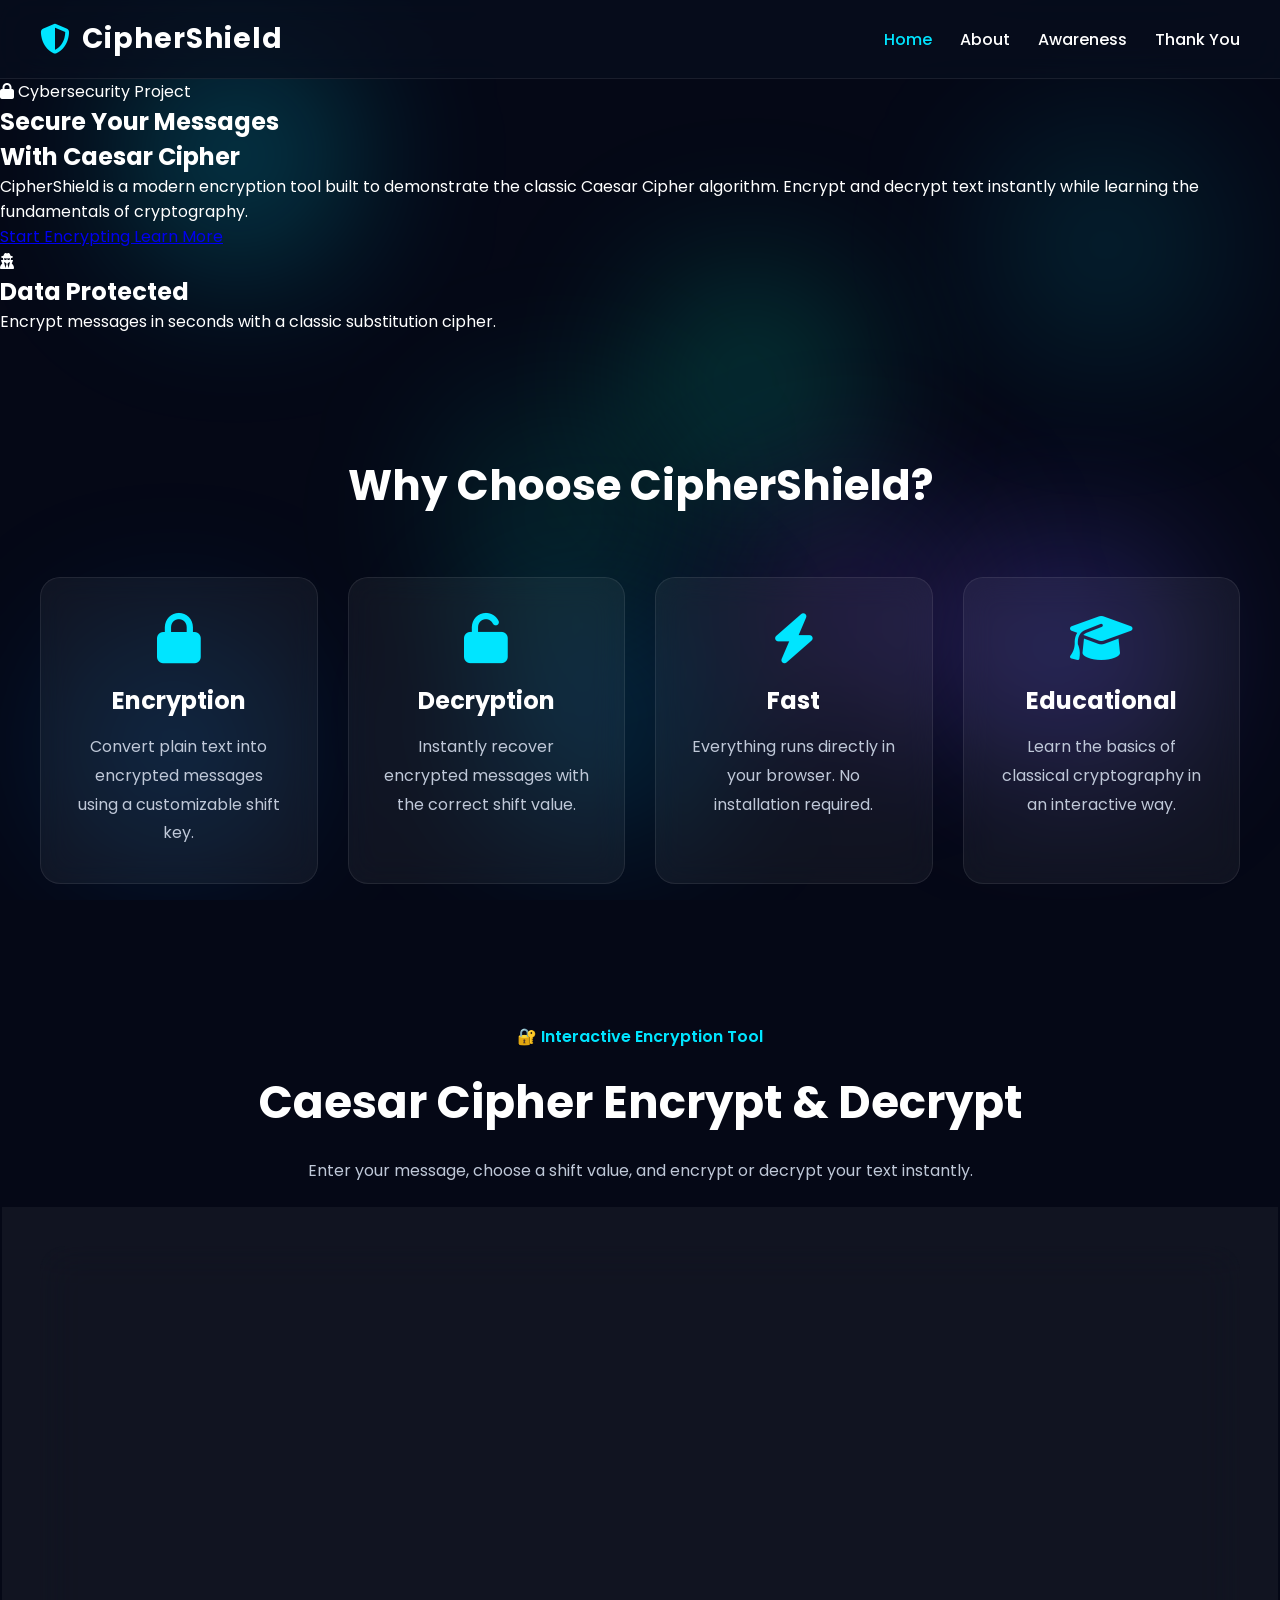
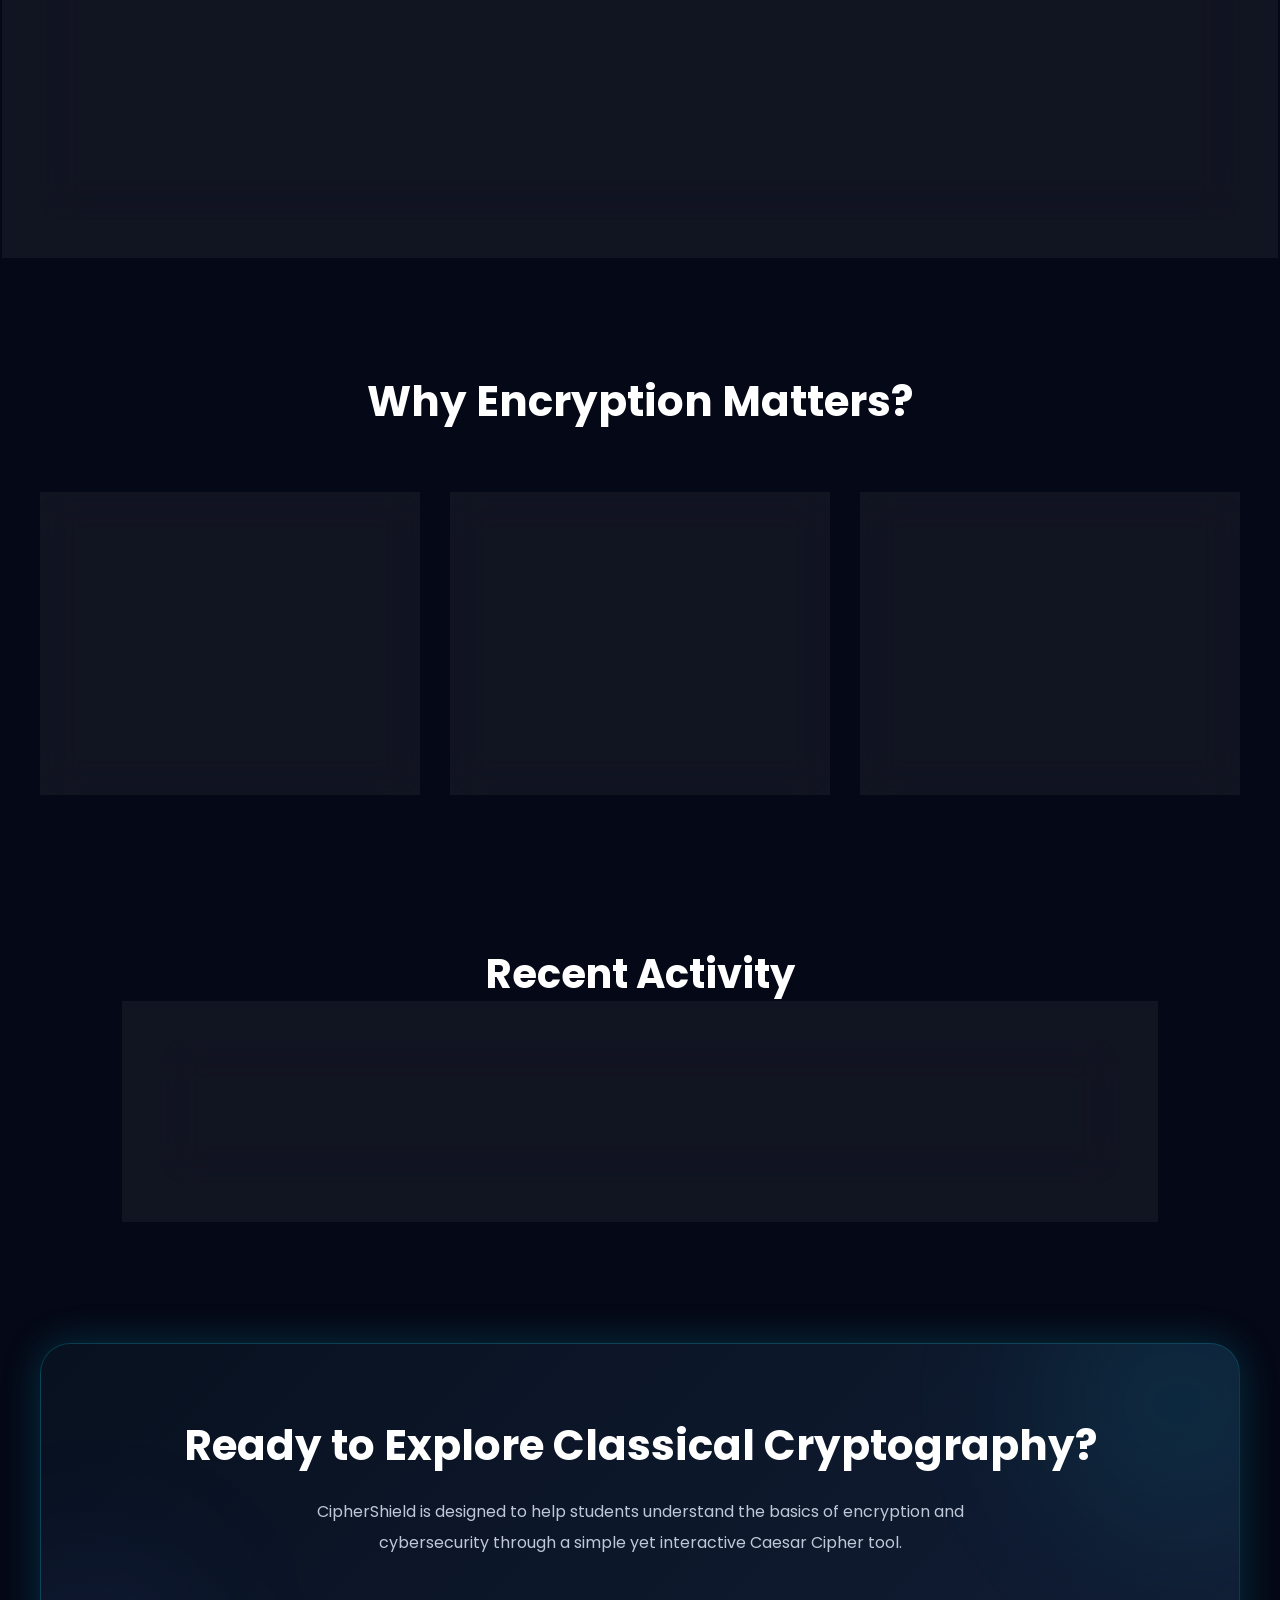
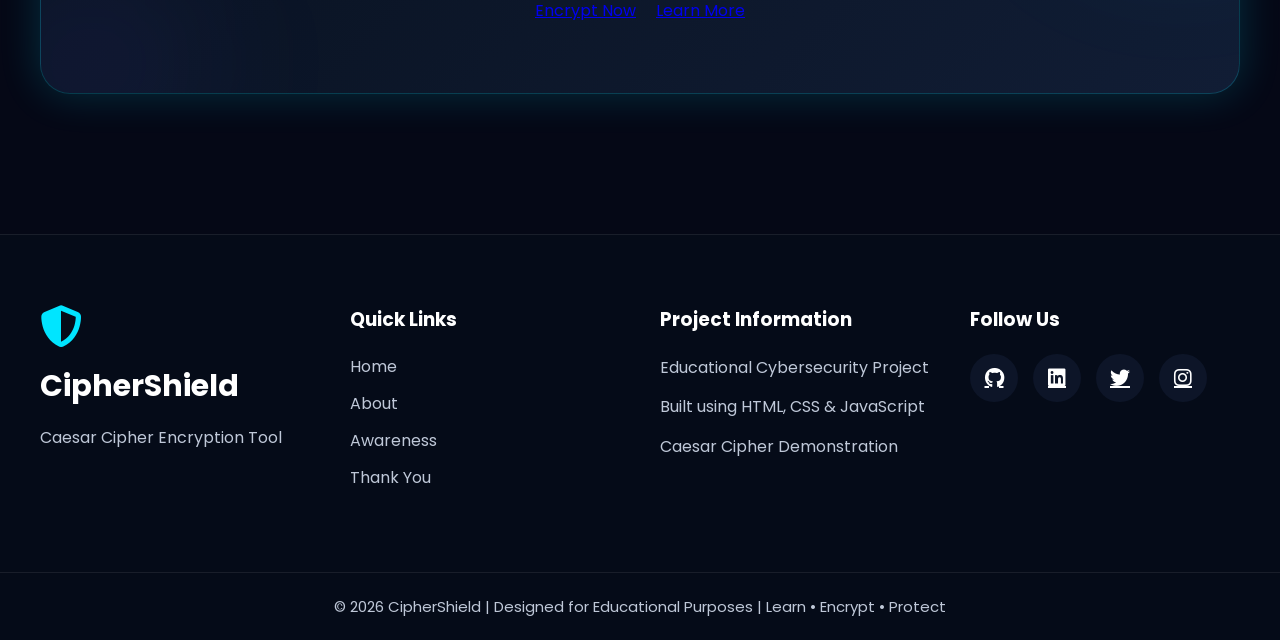
<file: index.html>
<!DOCTYPE html>
<html lang="en">

<head>

    <meta charset="UTF-8">
    <meta name="viewport" content="width=device-width, initial-scale=1.0">

    <title>CipherShield | Caesar Cipher Encryption Tool</title>

    <link rel="stylesheet" href="style.css">

    <link rel="preconnect" href="https://fonts.googleapis.com">

    <link rel="preconnect" href="https://fonts.gstatic.com" crossorigin>

    <link href="https://fonts.googleapis.com/css2?family=Poppins:wght@300;400;500;600;700;800&display=swap"
        rel="stylesheet">

    <link rel="stylesheet"
        href="https://cdnjs.cloudflare.com/ajax/libs/font-awesome/6.5.2/css/all.min.css">

</head>

<body>

    <!-- Animated Background -->

    <div class="background">
        <span></span>
        <span></span>
        <span></span>
        <span></span>
        <span></span>
        <span></span>
        <span></span>
        <span></span>
    </div>

    <!-- Navbar -->

    <header>

        <nav class="navbar">

            <div class="logo">

                <i class="fa-solid fa-shield-halved"></i>

                <h2>CipherShield</h2>

            </div>

            <ul>

                <li><a href="home.html" class="active">Home</a></li>

                <li><a href="about.html">About</a></li>

                <li><a href="tips.html">Awareness</a></li>

                <li><a href="thanks.html">Thank You</a></li>

            </ul>

        </nav>

    </header>

    <!-- Hero Section -->

    <section class="hero">

        <div class="hero-text">

            <span class="badge">

                <i class="fa-solid fa-lock"></i>

                Cybersecurity Project

            </span>

            <h1>

                Secure Your Messages

                <br>

                With

                <span>Caesar Cipher</span>

            </h1>

            <p>

                CipherShield is a modern encryption tool built to demonstrate
                the classic Caesar Cipher algorithm. Encrypt and decrypt text
                instantly while learning the fundamentals of cryptography.

            </p>

            <div class="hero-buttons">

                <a href="#tool" class="btn1">

                    Start Encrypting

                </a>

                <a href="about.html" class="btn2">

                    Learn More

                </a>

            </div>

        </div>

        <div class="hero-image">

            <div class="glass-card">

                <i class="fa-solid fa-user-secret"></i>

                <h2>Data Protected</h2>

                <p>

                    Encrypt messages in seconds with a classic
                    substitution cipher.

                </p>

            </div>

        </div>

    </section>

    <!-- Features -->

    <section class="features">

        <h2>

            Why Choose CipherShield?

        </h2>

        <div class="feature-container">

            <div class="feature-box">

                <i class="fa-solid fa-lock"></i>

                <h3>Encryption</h3>

                <p>

                    Convert plain text into encrypted messages
                    using a customizable shift key.

                </p>

            </div>

            <div class="feature-box">

                <i class="fa-solid fa-unlock"></i>

                <h3>Decryption</h3>

                <p>

                    Instantly recover encrypted messages
                    with the correct shift value.

                </p>

            </div>

            <div class="feature-box">

                <i class="fa-solid fa-bolt"></i>

                <h3>Fast</h3>

                <p>

                    Everything runs directly in your browser.
                    No installation required.

                </p>

            </div>

            <div class="feature-box">

                <i class="fa-solid fa-graduation-cap"></i>

                <h3>Educational</h3>

                <p>

                    Learn the basics of classical cryptography
                    in an interactive way.

                </p>

            </div>

        </div>

    </section>
        <!-- ========================= -->
    <!-- Caesar Cipher Tool -->
    <!-- ========================= -->

    <section class="tool-section" id="tool">

        <div class="tool-title">

            <span>🔐 Interactive Encryption Tool</span>

            <h2>Caesar Cipher Encrypt & Decrypt</h2>

            <p>
                Enter your message, choose a shift value, and encrypt or decrypt
                your text instantly.
            </p>

        </div>

        <div class="tool-card">

            <!-- Left Side -->

            <div class="left-panel">

                <label>Enter Your Message</label>

                <textarea
                    id="inputText"
                    placeholder="Type your secret message here..."
                ></textarea>

                <div class="counter">

                    <span id="charCount">0 Characters</span>

                </div>

                <label>Shift Value</label>

                <input
                    type="range"
                    min="1"
                    max="25"
                    value="3"
                    id="shiftRange"
                >

                <div class="shift-value">

                    Shift :
                    <span id="shiftValue">3</span>

                </div>

                <div class="button-group">

                    <button id="encryptBtn">

                        <i class="fa-solid fa-lock"></i>

                        Encrypt

                    </button>

                    <button id="decryptBtn">

                        <i class="fa-solid fa-unlock"></i>

                        Decrypt

                    </button>

                </div>

            </div>

            <!-- Right Side -->

            <div class="right-panel">

                <h3>

                    <i class="fa-solid fa-file-lines"></i>

                    Output

                </h3>

                <textarea
                    id="outputText"
                    readonly
                    placeholder="Your encrypted message will appear here..."
                ></textarea>

                <div class="button-group">

                    <button id="copyBtn">

                        <i class="fa-solid fa-copy"></i>

                        Copy

                    </button>

                    <button id="clearBtn">

                        <i class="fa-solid fa-trash"></i>

                        Clear

                    </button>

                </div>

                <div class="status-box">

                    <div class="status-item">

                        <h4>Status</h4>

                        <p id="status">

                            Waiting...

                        </p>

                    </div>

                    <div class="status-item">

                        <h4>Algorithm</h4>

                        <p>

                            Caesar Cipher

                        </p>

                    </div>

                </div>

            </div>

        </div>

    </section>

    <!-- ========================= -->
    <!-- Information Cards -->
    <!-- ========================= -->

    <section class="info-section">

        <h2>Why Encryption Matters?</h2>

        <div class="info-container">

            <div class="info-card">

                <i class="fa-solid fa-user-shield"></i>

                <h3>Privacy</h3>

                <p>

                    Encryption helps keep personal messages
                    private from unauthorized users.

                </p>

            </div>

            <div class="info-card">

                <i class="fa-solid fa-network-wired"></i>

                <h3>Secure Communication</h3>

                <p>

                    Many modern applications use encryption
                    to protect online communication.

                </p>

            </div>

            <div class="info-card">

                <i class="fa-solid fa-database"></i>

                <h3>Data Protection</h3>

                <p>

                    Sensitive information becomes unreadable
                    without the correct key.

                </p>

            </div>

        </div>

    </section>

    <!-- ========================= -->
    <!-- Recent Activity -->
    <!-- ========================= -->

    <section class="history-section">

        <h2>

            Recent Activity

        </h2>

        <div class="history-card">

            <ul id="historyList">

                <li>

                    No activity yet.

                </li>

            </ul>

        </div>

    </section>
        <!-- ========================= -->
    <!-- Call To Action -->
    <!-- ========================= -->

    <section class="cta">

        <div class="cta-box">

            <h2>Ready to Explore Classical Cryptography?</h2>

            <p>
                CipherShield is designed to help students understand the basics
                of encryption and cybersecurity through a simple yet interactive
                Caesar Cipher tool.
            </p>

            <div class="cta-buttons">

                <a href="#tool" class="btn1">

                    Encrypt Now

                </a>

                <a href="about.html" class="btn2">

                    Learn More

                </a>

            </div>

        </div>

    </section>

    <!-- ========================= -->
    <!-- Footer -->
    <!-- ========================= -->

    <footer>

        <div class="footer-container">

            <div class="footer-logo">

                <i class="fa-solid fa-shield-halved"></i>

                <h2>CipherShield</h2>

                <p>

                    Caesar Cipher Encryption Tool

                </p>

            </div>

            <div class="footer-links">

                <h3>Quick Links</h3>

                <a href="index.html">Home</a>

                <a href="about.html">About</a>

                <a href="tips.html">Awareness</a>

                <a href="thanks.html">Thank You</a>

            </div>

            <div class="footer-contact">

                <h3>Project Information</h3>

                <p>

                    Educational Cybersecurity Project

                </p>

                <p>

                    Built using HTML, CSS & JavaScript

                </p>

                <p>

                    Caesar Cipher Demonstration

                </p>

            </div>

            <div class="footer-social">

                <h3>Follow Us</h3>

                <div class="social-icons">

                    <a href="#"><i class="fab fa-github"></i></a>

                    <a href="#"><i class="fab fa-linkedin"></i></a>

                    <a href="#"><i class="fab fa-twitter"></i></a>

                    <a href="#"><i class="fab fa-instagram"></i></a>

                </div>

            </div>

        </div>

        <div class="footer-bottom">

            <p>

                © 2026 CipherShield |
                Designed for Educational Purposes |
                Learn • Encrypt • Protect

            </p>

        </div>

    </footer>

    <!-- JavaScript -->

    <script src="main.js"></script>

</body>

</html>
</file>
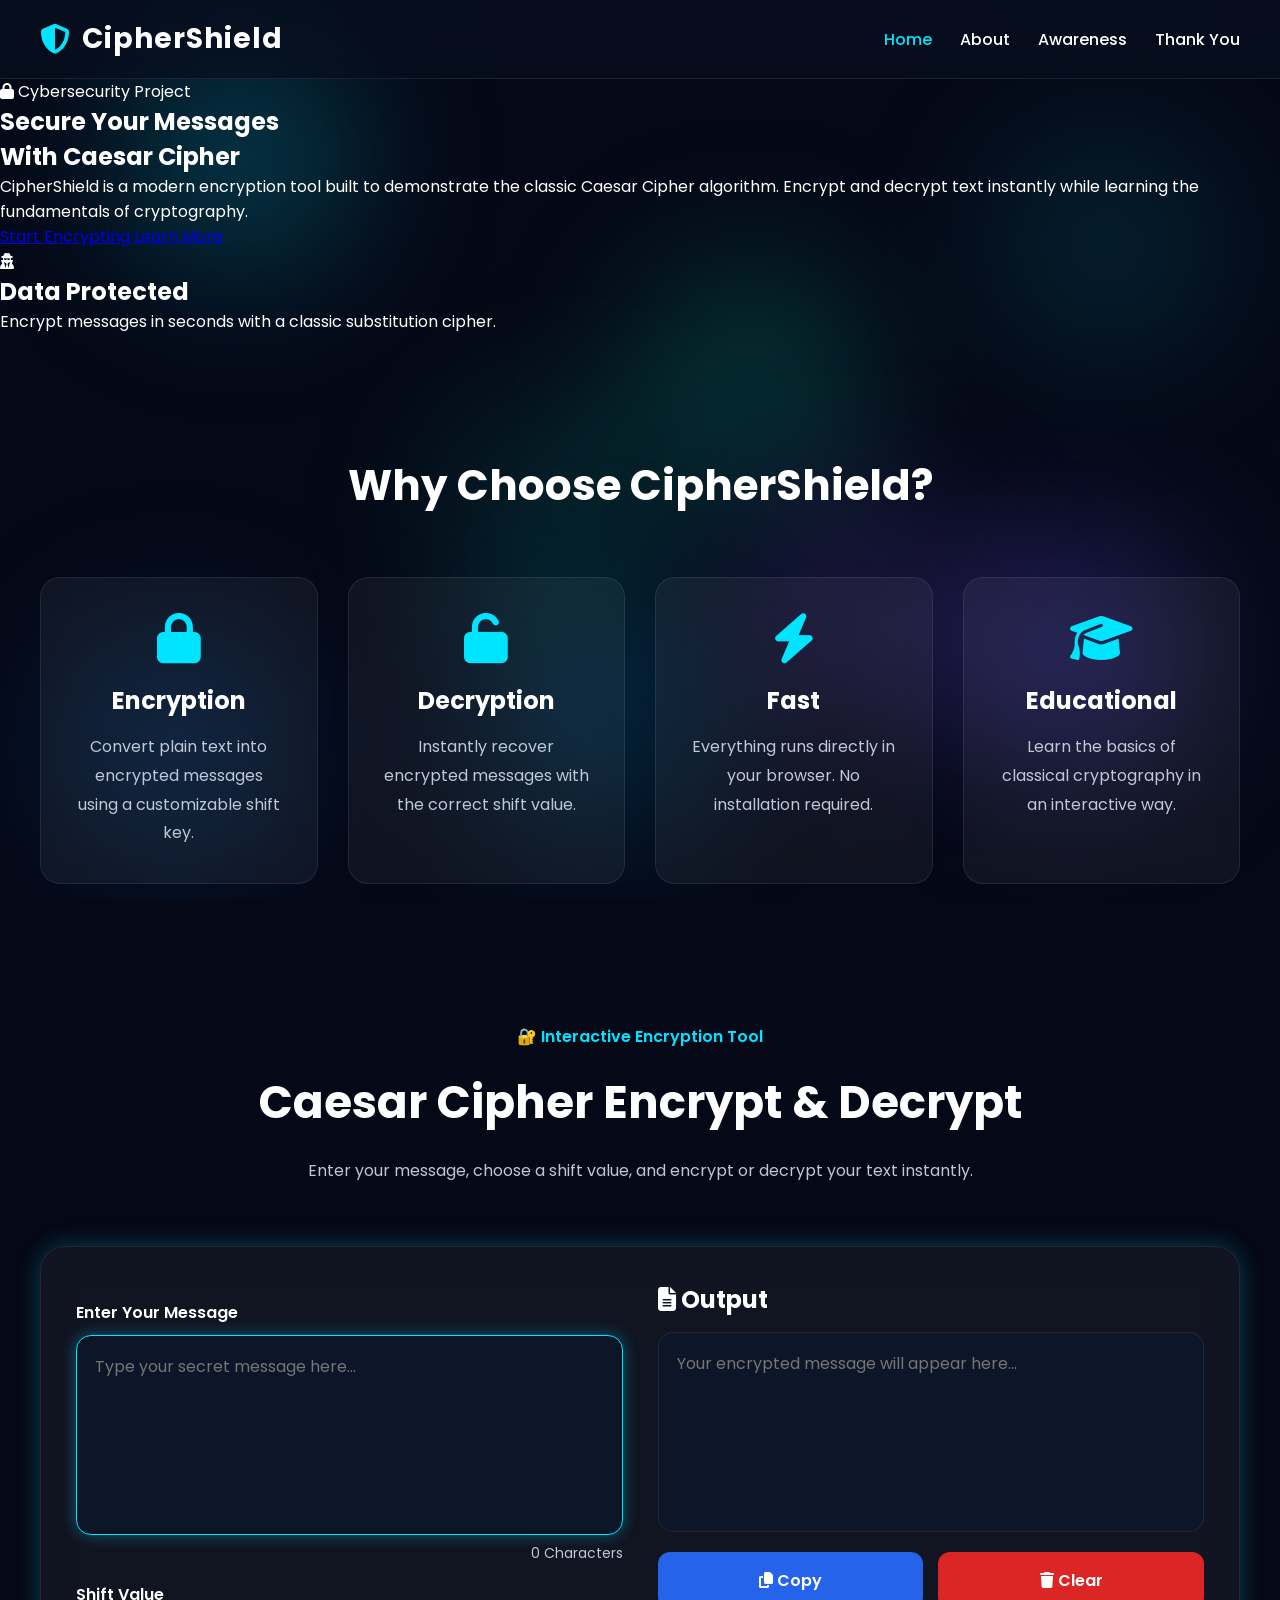
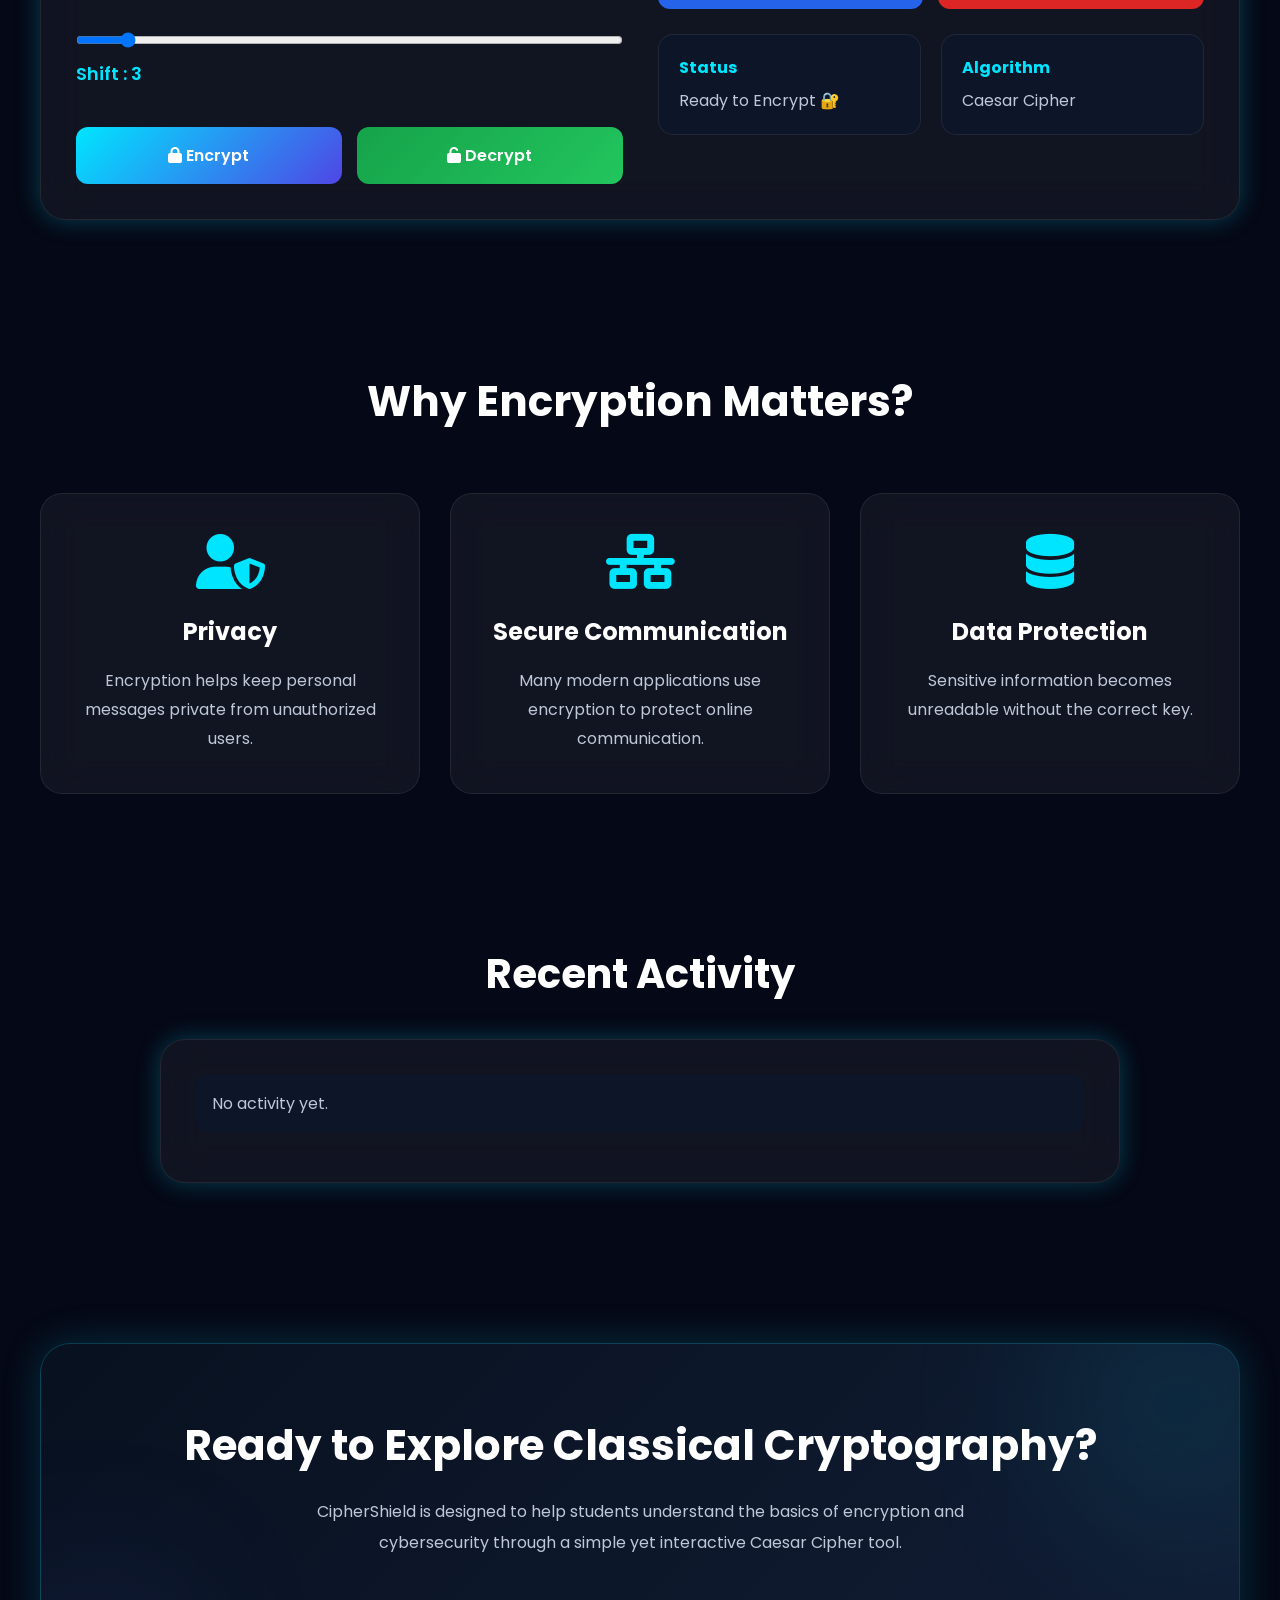
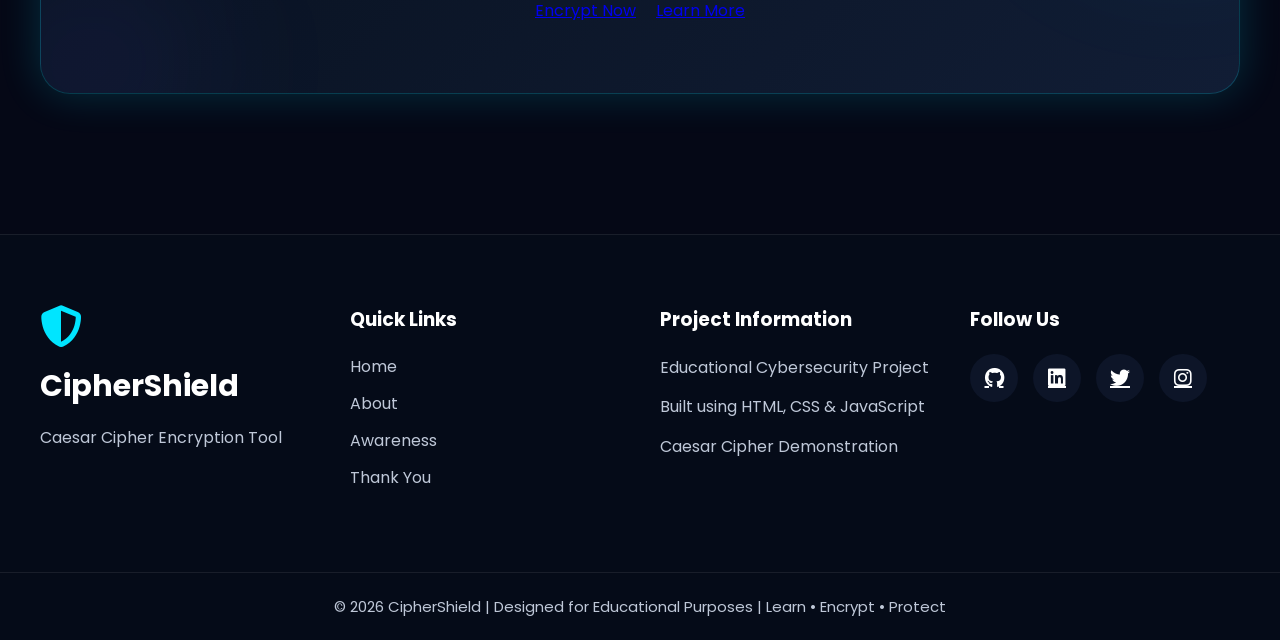
<file: about.html>
<!DOCTYPE html>
<html lang="en">

<head>

    <meta charset="UTF-8">
    <meta name="viewport" content="width=device-width, initial-scale=1.0">

    <title>CipherShield | Caesar Cipher Encryption Tool</title>

    <link rel="stylesheet" href="style.css">

    <link rel="preconnect" href="https://fonts.googleapis.com">

    <link rel="preconnect" href="https://fonts.gstatic.com" crossorigin>

    <link href="https://fonts.googleapis.com/css2?family=Poppins:wght@300;400;500;600;700;800&display=swap"
        rel="stylesheet">

    <link rel="stylesheet"
        href="https://cdnjs.cloudflare.com/ajax/libs/font-awesome/6.5.2/css/all.min.css">

</head>

<body>

    <!-- Animated Background -->

    <div class="background">
        <span></span>
        <span></span>
        <span></span>
        <span></span>
        <span></span>
        <span></span>
        <span></span>
        <span></span>
    </div>

    <!-- Navbar -->

    <header>

        <nav class="navbar">

            <div class="logo">

                <i class="fa-solid fa-shield-halved"></i>

                <h2>CipherShield</h2>

            </div>

            <ul>

                <li><a href="home.html" class="active">Home</a></li>

                <li><a href="about.html">About</a></li>

                <li><a href="tips.html">Awareness</a></li>

                <li><a href="thanks.html">Thank You</a></li>

            </ul>

        </nav>

    </header>

    <!-- Hero Section -->

    <section class="hero">

        <div class="hero-text">

            <span class="badge">

                <i class="fa-solid fa-lock"></i>

                Cybersecurity Project

            </span>

            <h1>

                Secure Your Messages

                <br>

                With

                <span>Caesar Cipher</span>

            </h1>

            <p>

                CipherShield is a modern encryption tool built to demonstrate
                the classic Caesar Cipher algorithm. Encrypt and decrypt text
                instantly while learning the fundamentals of cryptography.

            </p>

            <div class="hero-buttons">

                <a href="#tool" class="btn1">

                    Start Encrypting

                </a>

                <a href="about.html" class="btn2">

                    Learn More

                </a>

            </div>

        </div>

        <div class="hero-image">

            <div class="glass-card">

                <i class="fa-solid fa-user-secret"></i>

                <h2>Data Protected</h2>

                <p>

                    Encrypt messages in seconds with a classic
                    substitution cipher.

                </p>

            </div>

        </div>

    </section>

    <!-- Features -->

    <section class="features">

        <h2>

            Why Choose CipherShield?

        </h2>

        <div class="feature-container">

            <div class="feature-box">

                <i class="fa-solid fa-lock"></i>

                <h3>Encryption</h3>

                <p>

                    Convert plain text into encrypted messages
                    using a customizable shift key.

                </p>

            </div>

            <div class="feature-box">

                <i class="fa-solid fa-unlock"></i>

                <h3>Decryption</h3>

                <p>

                    Instantly recover encrypted messages
                    with the correct shift value.

                </p>

            </div>

            <div class="feature-box">

                <i class="fa-solid fa-bolt"></i>

                <h3>Fast</h3>

                <p>

                    Everything runs directly in your browser.
                    No installation required.

                </p>

            </div>

            <div class="feature-box">

                <i class="fa-solid fa-graduation-cap"></i>

                <h3>Educational</h3>

                <p>

                    Learn the basics of classical cryptography
                    in an interactive way.

                </p>

            </div>

        </div>

    </section>
        <!-- ========================= -->
    <!-- Caesar Cipher Tool -->
    <!-- ========================= -->

    <section class="tool-section" id="tool">

        <div class="tool-title">

            <span>🔐 Interactive Encryption Tool</span>

            <h2>Caesar Cipher Encrypt & Decrypt</h2>

            <p>
                Enter your message, choose a shift value, and encrypt or decrypt
                your text instantly.
            </p>

        </div>

        <div class="tool-card">

            <!-- Left Side -->

            <div class="left-panel">

                <label>Enter Your Message</label>

                <textarea
                    id="inputText"
                    placeholder="Type your secret message here..."
                ></textarea>

                <div class="counter">

                    <span id="charCount">0 Characters</span>

                </div>

                <label>Shift Value</label>

                <input
                    type="range"
                    min="1"
                    max="25"
                    value="3"
                    id="shiftRange"
                >

                <div class="shift-value">

                    Shift :
                    <span id="shiftValue">3</span>

                </div>

                <div class="button-group">

                    <button id="encryptBtn">

                        <i class="fa-solid fa-lock"></i>

                        Encrypt

                    </button>

                    <button id="decryptBtn">

                        <i class="fa-solid fa-unlock"></i>

                        Decrypt

                    </button>

                </div>

            </div>

            <!-- Right Side -->

            <div class="right-panel">

                <h3>

                    <i class="fa-solid fa-file-lines"></i>

                    Output

                </h3>

                <textarea
                    id="outputText"
                    readonly
                    placeholder="Your encrypted message will appear here..."
                ></textarea>

                <div class="button-group">

                    <button id="copyBtn">

                        <i class="fa-solid fa-copy"></i>

                        Copy

                    </button>

                    <button id="clearBtn">

                        <i class="fa-solid fa-trash"></i>

                        Clear

                    </button>

                </div>

                <div class="status-box">

                    <div class="status-item">

                        <h4>Status</h4>

                        <p id="status">

                            Waiting...

                        </p>

                    </div>

                    <div class="status-item">

                        <h4>Algorithm</h4>

                        <p>

                            Caesar Cipher

                        </p>

                    </div>

                </div>

            </div>

        </div>

    </section>

    <!-- ========================= -->
    <!-- Information Cards -->
    <!-- ========================= -->

    <section class="info-section">

        <h2>Why Encryption Matters?</h2>

        <div class="info-container">

            <div class="info-card">

                <i class="fa-solid fa-user-shield"></i>

                <h3>Privacy</h3>

                <p>

                    Encryption helps keep personal messages
                    private from unauthorized users.

                </p>

            </div>

            <div class="info-card">

                <i class="fa-solid fa-network-wired"></i>

                <h3>Secure Communication</h3>

                <p>

                    Many modern applications use encryption
                    to protect online communication.

                </p>

            </div>

            <div class="info-card">

                <i class="fa-solid fa-database"></i>

                <h3>Data Protection</h3>

                <p>

                    Sensitive information becomes unreadable
                    without the correct key.

                </p>

            </div>

        </div>

    </section>

    <!-- ========================= -->
    <!-- Recent Activity -->
    <!-- ========================= -->

    <section class="history-section">

        <h2>

            Recent Activity

        </h2>

        <div class="history-card">

            <ul id="historyList">

                <li>

                    No activity yet.

                </li>

            </ul>

        </div>

    </section>
        <!-- ========================= -->
    <!-- Call To Action -->
    <!-- ========================= -->

    <section class="cta">

        <div class="cta-box">

            <h2>Ready to Explore Classical Cryptography?</h2>

            <p>
                CipherShield is designed to help students understand the basics
                of encryption and cybersecurity through a simple yet interactive
                Caesar Cipher tool.
            </p>

            <div class="cta-buttons">

                <a href="#tool" class="btn1">

                    Encrypt Now

                </a>

                <a href="about.html" class="btn2">

                    Learn More

                </a>

            </div>

        </div>

    </section>

    <!-- ========================= -->
    <!-- Footer -->
    <!-- ========================= -->

    <footer>

        <div class="footer-container">

            <div class="footer-logo">

                <i class="fa-solid fa-shield-halved"></i>

                <h2>CipherShield</h2>

                <p>

                    Caesar Cipher Encryption Tool

                </p>

            </div>

            <div class="footer-links">

                <h3>Quick Links</h3>

                <a href="home.html">Home</a>

                <a href="about.html">About</a>

                <a href="tips.html">Awareness</a>

                <a href="thanks.html">Thank You</a>

            </div>

            <div class="footer-contact">

                <h3>Project Information</h3>

                <p>

                    Educational Cybersecurity Project

                </p>

                <p>

                    Built using HTML, CSS & JavaScript

                </p>

                <p>

                    Caesar Cipher Demonstration

                </p>

            </div>

            <div class="footer-social">

                <h3>Follow Us</h3>

                <div class="social-icons">

                    <a href="#"><i class="fab fa-github"></i></a>

                    <a href="#"><i class="fab fa-linkedin"></i></a>

                    <a href="#"><i class="fab fa-twitter"></i></a>

                    <a href="#"><i class="fab fa-instagram"></i></a>

                </div>

            </div>

        </div>

        <div class="footer-bottom">

            <p>

                © 2026 CipherShield |
                Designed for Educational Purposes |
                Learn • Encrypt • Protect

            </p>

        </div>

    </footer>

    <!-- JavaScript -->

    <script src="main.js"></script>

</body>

</html>
</file>
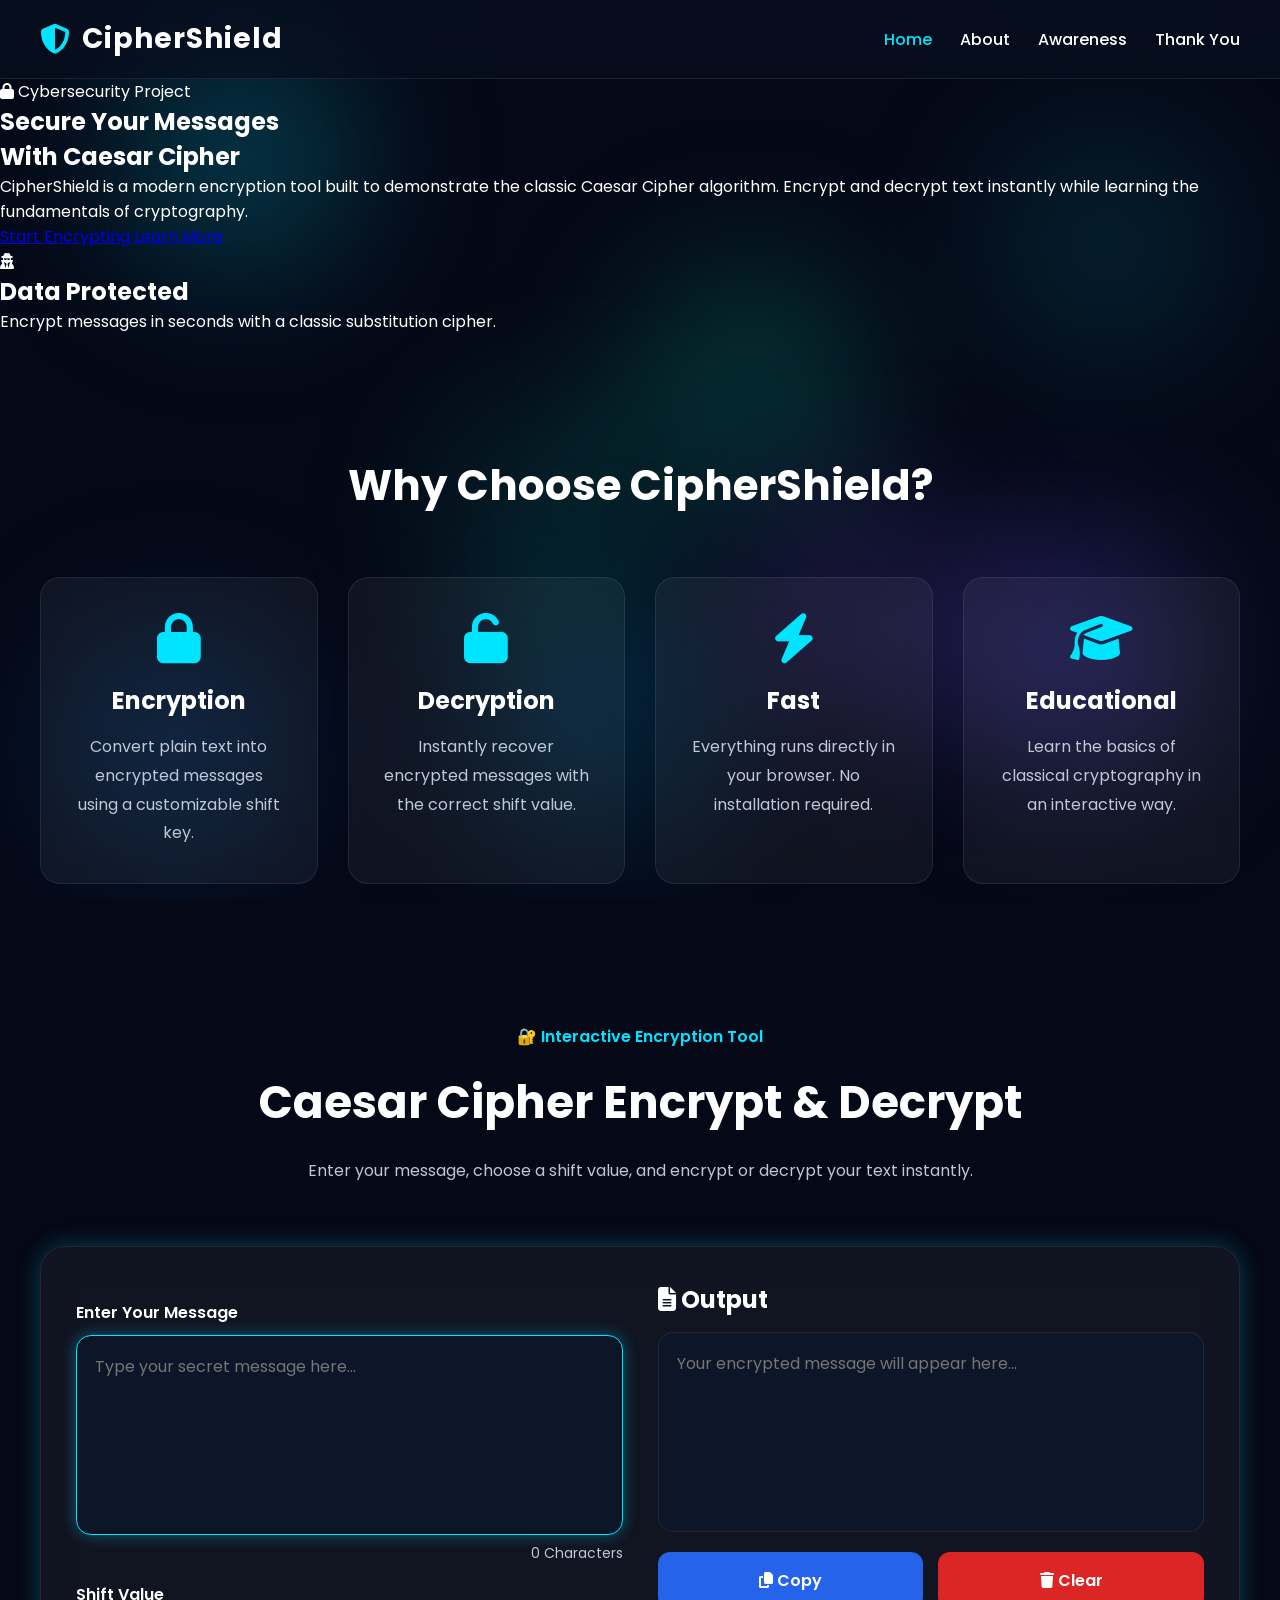
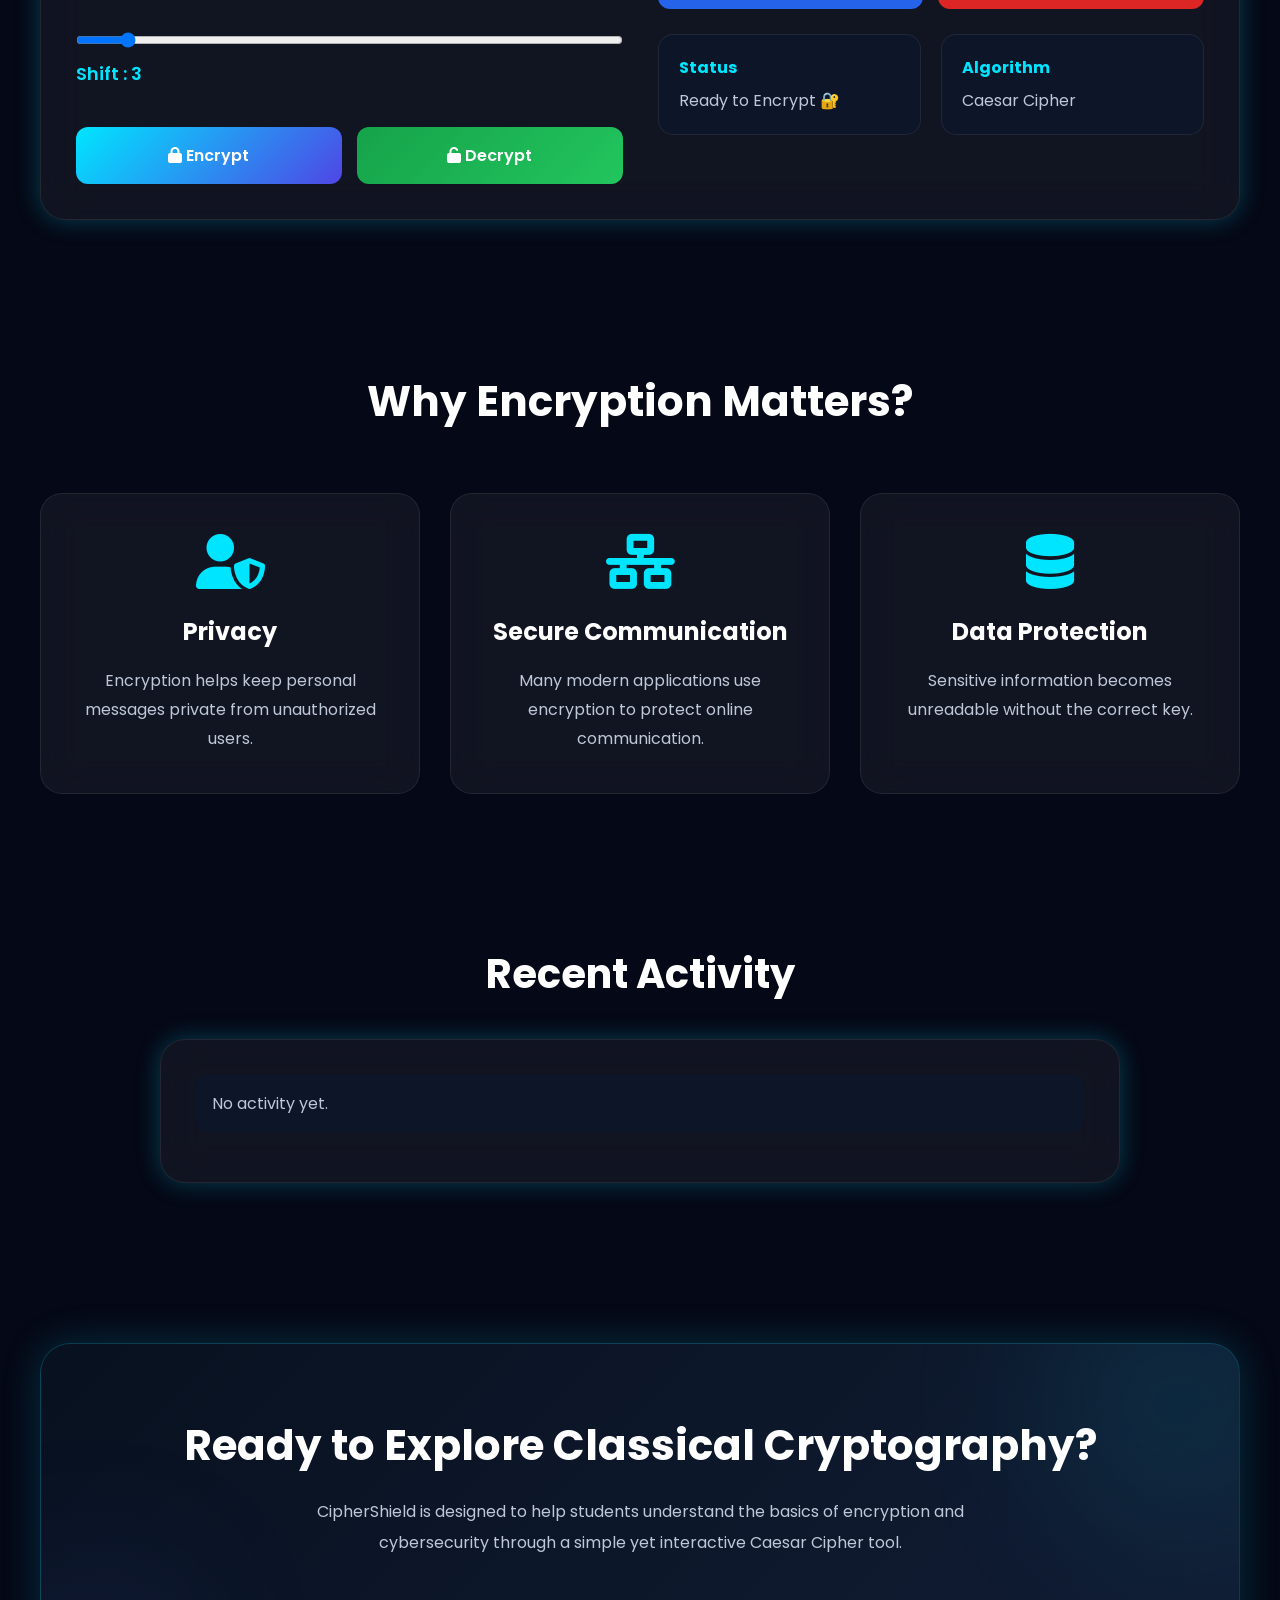
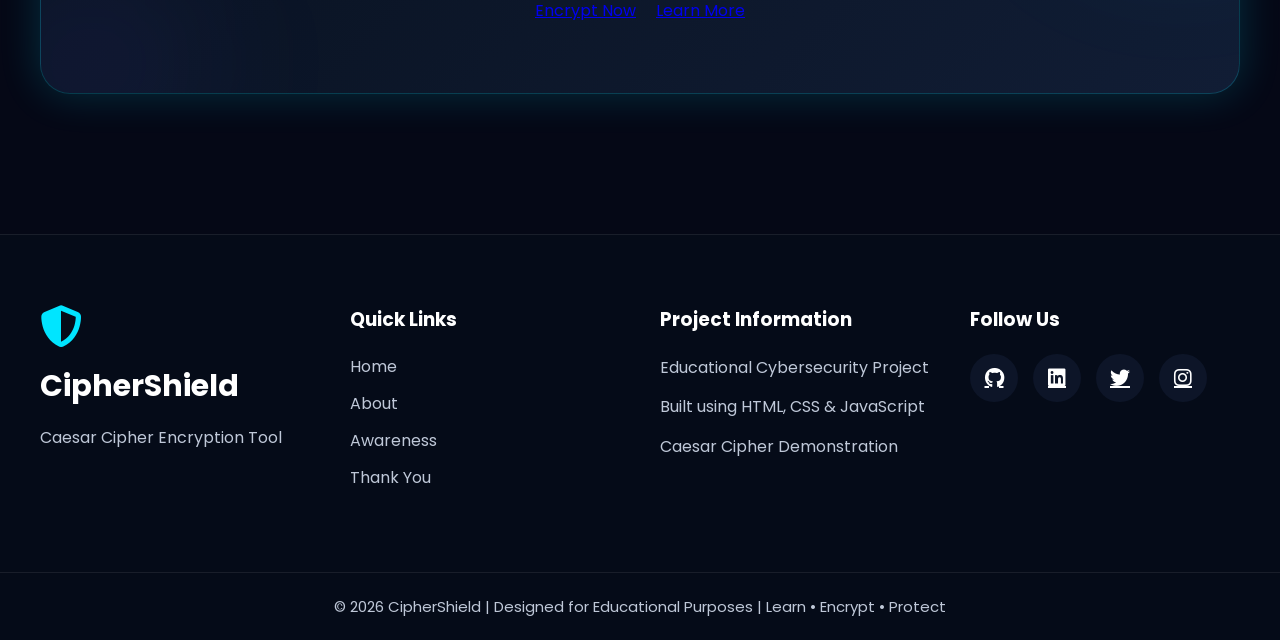
<file: home.html>
<!DOCTYPE html>
<html lang="en">

<head>

    <meta charset="UTF-8">
    <meta name="viewport" content="width=device-width, initial-scale=1.0">

    <title>CipherShield | Caesar Cipher Encryption Tool</title>

    <link rel="stylesheet" href="style.css">

    <link rel="preconnect" href="https://fonts.googleapis.com">

    <link rel="preconnect" href="https://fonts.gstatic.com" crossorigin>

    <link href="https://fonts.googleapis.com/css2?family=Poppins:wght@300;400;500;600;700;800&display=swap"
        rel="stylesheet">

    <link rel="stylesheet"
        href="https://cdnjs.cloudflare.com/ajax/libs/font-awesome/6.5.2/css/all.min.css">

</head>

<body>

    <!-- Animated Background -->

    <div class="background">
        <span></span>
        <span></span>
        <span></span>
        <span></span>
        <span></span>
        <span></span>
        <span></span>
        <span></span>
    </div>

    <!-- Navbar -->

    <header>

        <nav class="navbar">

            <div class="logo">

                <i class="fa-solid fa-shield-halved"></i>

                <h2>CipherShield</h2>

            </div>

            <ul>

                <li><a href="home.html" class="active">Home</a></li>

                <li><a href="about.html">About</a></li>

                <li><a href="tips.html">Awareness</a></li>

                <li><a href="thanks.html">Thank You</a></li>

            </ul>

        </nav>

    </header>

    <!-- Hero Section -->

    <section class="hero">

        <div class="hero-text">

            <span class="badge">

                <i class="fa-solid fa-lock"></i>

                Cybersecurity Project

            </span>

            <h1>

                Secure Your Messages

                <br>

                With

                <span>Caesar Cipher</span>

            </h1>

            <p>

                CipherShield is a modern encryption tool built to demonstrate
                the classic Caesar Cipher algorithm. Encrypt and decrypt text
                instantly while learning the fundamentals of cryptography.

            </p>

            <div class="hero-buttons">

                <a href="#tool" class="btn1">

                    Start Encrypting

                </a>

                <a href="about.html" class="btn2">

                    Learn More

                </a>

            </div>

        </div>

        <div class="hero-image">

            <div class="glass-card">

                <i class="fa-solid fa-user-secret"></i>

                <h2>Data Protected</h2>

                <p>

                    Encrypt messages in seconds with a classic
                    substitution cipher.

                </p>

            </div>

        </div>

    </section>

    <!-- Features -->

    <section class="features">

        <h2>

            Why Choose CipherShield?

        </h2>

        <div class="feature-container">

            <div class="feature-box">

                <i class="fa-solid fa-lock"></i>

                <h3>Encryption</h3>

                <p>

                    Convert plain text into encrypted messages
                    using a customizable shift key.

                </p>

            </div>

            <div class="feature-box">

                <i class="fa-solid fa-unlock"></i>

                <h3>Decryption</h3>

                <p>

                    Instantly recover encrypted messages
                    with the correct shift value.

                </p>

            </div>

            <div class="feature-box">

                <i class="fa-solid fa-bolt"></i>

                <h3>Fast</h3>

                <p>

                    Everything runs directly in your browser.
                    No installation required.

                </p>

            </div>

            <div class="feature-box">

                <i class="fa-solid fa-graduation-cap"></i>

                <h3>Educational</h3>

                <p>

                    Learn the basics of classical cryptography
                    in an interactive way.

                </p>

            </div>

        </div>

    </section>
        <!-- ========================= -->
    <!-- Caesar Cipher Tool -->
    <!-- ========================= -->

    <section class="tool-section" id="tool">

        <div class="tool-title">

            <span>🔐 Interactive Encryption Tool</span>

            <h2>Caesar Cipher Encrypt & Decrypt</h2>

            <p>
                Enter your message, choose a shift value, and encrypt or decrypt
                your text instantly.
            </p>

        </div>

        <div class="tool-card">

            <!-- Left Side -->

            <div class="left-panel">

                <label>Enter Your Message</label>

                <textarea
                    id="inputText"
                    placeholder="Type your secret message here..."
                ></textarea>

                <div class="counter">

                    <span id="charCount">0 Characters</span>

                </div>

                <label>Shift Value</label>

                <input
                    type="range"
                    min="1"
                    max="25"
                    value="3"
                    id="shiftRange"
                >

                <div class="shift-value">

                    Shift :
                    <span id="shiftValue">3</span>

                </div>

                <div class="button-group">

                    <button id="encryptBtn">

                        <i class="fa-solid fa-lock"></i>

                        Encrypt

                    </button>

                    <button id="decryptBtn">

                        <i class="fa-solid fa-unlock"></i>

                        Decrypt

                    </button>

                </div>

            </div>

            <!-- Right Side -->

            <div class="right-panel">

                <h3>

                    <i class="fa-solid fa-file-lines"></i>

                    Output

                </h3>

                <textarea
                    id="outputText"
                    readonly
                    placeholder="Your encrypted message will appear here..."
                ></textarea>

                <div class="button-group">

                    <button id="copyBtn">

                        <i class="fa-solid fa-copy"></i>

                        Copy

                    </button>

                    <button id="clearBtn">

                        <i class="fa-solid fa-trash"></i>

                        Clear

                    </button>

                </div>

                <div class="status-box">

                    <div class="status-item">

                        <h4>Status</h4>

                        <p id="status">

                            Waiting...

                        </p>

                    </div>

                    <div class="status-item">

                        <h4>Algorithm</h4>

                        <p>

                            Caesar Cipher

                        </p>

                    </div>

                </div>

            </div>

        </div>

    </section>

    <!-- ========================= -->
    <!-- Information Cards -->
    <!-- ========================= -->

    <section class="info-section">

        <h2>Why Encryption Matters?</h2>

        <div class="info-container">

            <div class="info-card">

                <i class="fa-solid fa-user-shield"></i>

                <h3>Privacy</h3>

                <p>

                    Encryption helps keep personal messages
                    private from unauthorized users.

                </p>

            </div>

            <div class="info-card">

                <i class="fa-solid fa-network-wired"></i>

                <h3>Secure Communication</h3>

                <p>

                    Many modern applications use encryption
                    to protect online communication.

                </p>

            </div>

            <div class="info-card">

                <i class="fa-solid fa-database"></i>

                <h3>Data Protection</h3>

                <p>

                    Sensitive information becomes unreadable
                    without the correct key.

                </p>

            </div>

        </div>

    </section>

    <!-- ========================= -->
    <!-- Recent Activity -->
    <!-- ========================= -->

    <section class="history-section">

        <h2>

            Recent Activity

        </h2>

        <div class="history-card">

            <ul id="historyList">

                <li>

                    No activity yet.

                </li>

            </ul>

        </div>

    </section>
        <!-- ========================= -->
    <!-- Call To Action -->
    <!-- ========================= -->

    <section class="cta">

        <div class="cta-box">

            <h2>Ready to Explore Classical Cryptography?</h2>

            <p>
                CipherShield is designed to help students understand the basics
                of encryption and cybersecurity through a simple yet interactive
                Caesar Cipher tool.
            </p>

            <div class="cta-buttons">

                <a href="#tool" class="btn1">

                    Encrypt Now

                </a>

                <a href="about.html" class="btn2">

                    Learn More

                </a>

            </div>

        </div>

    </section>

    <!-- ========================= -->
    <!-- Footer -->
    <!-- ========================= -->

    <footer>

        <div class="footer-container">

            <div class="footer-logo">

                <i class="fa-solid fa-shield-halved"></i>

                <h2>CipherShield</h2>

                <p>

                    Caesar Cipher Encryption Tool

                </p>

            </div>

            <div class="footer-links">

                <h3>Quick Links</h3>

                <a href="home.html">Home</a>

                <a href="about.html">About</a>

                <a href="tips.html">Awareness</a>

                <a href="thanks.html">Thank You</a>

            </div>

            <div class="footer-contact">

                <h3>Project Information</h3>

                <p>

                    Educational Cybersecurity Project

                </p>

                <p>

                    Built using HTML, CSS & JavaScript

                </p>

                <p>

                    Caesar Cipher Demonstration

                </p>

            </div>

            <div class="footer-social">

                <h3>Follow Us</h3>

                <div class="social-icons">

                    <a href="#"><i class="fab fa-github"></i></a>

                    <a href="#"><i class="fab fa-linkedin"></i></a>

                    <a href="#"><i class="fab fa-twitter"></i></a>

                    <a href="#"><i class="fab fa-instagram"></i></a>

                </div>

            </div>

        </div>

        <div class="footer-bottom">

            <p>

                © 2026 CipherShield |
                Designed for Educational Purposes |
                Learn • Encrypt • Protect

            </p>

        </div>

    </footer>

    <!-- JavaScript -->

    <script src="main.js"></script>

</body>

</html>
</file>
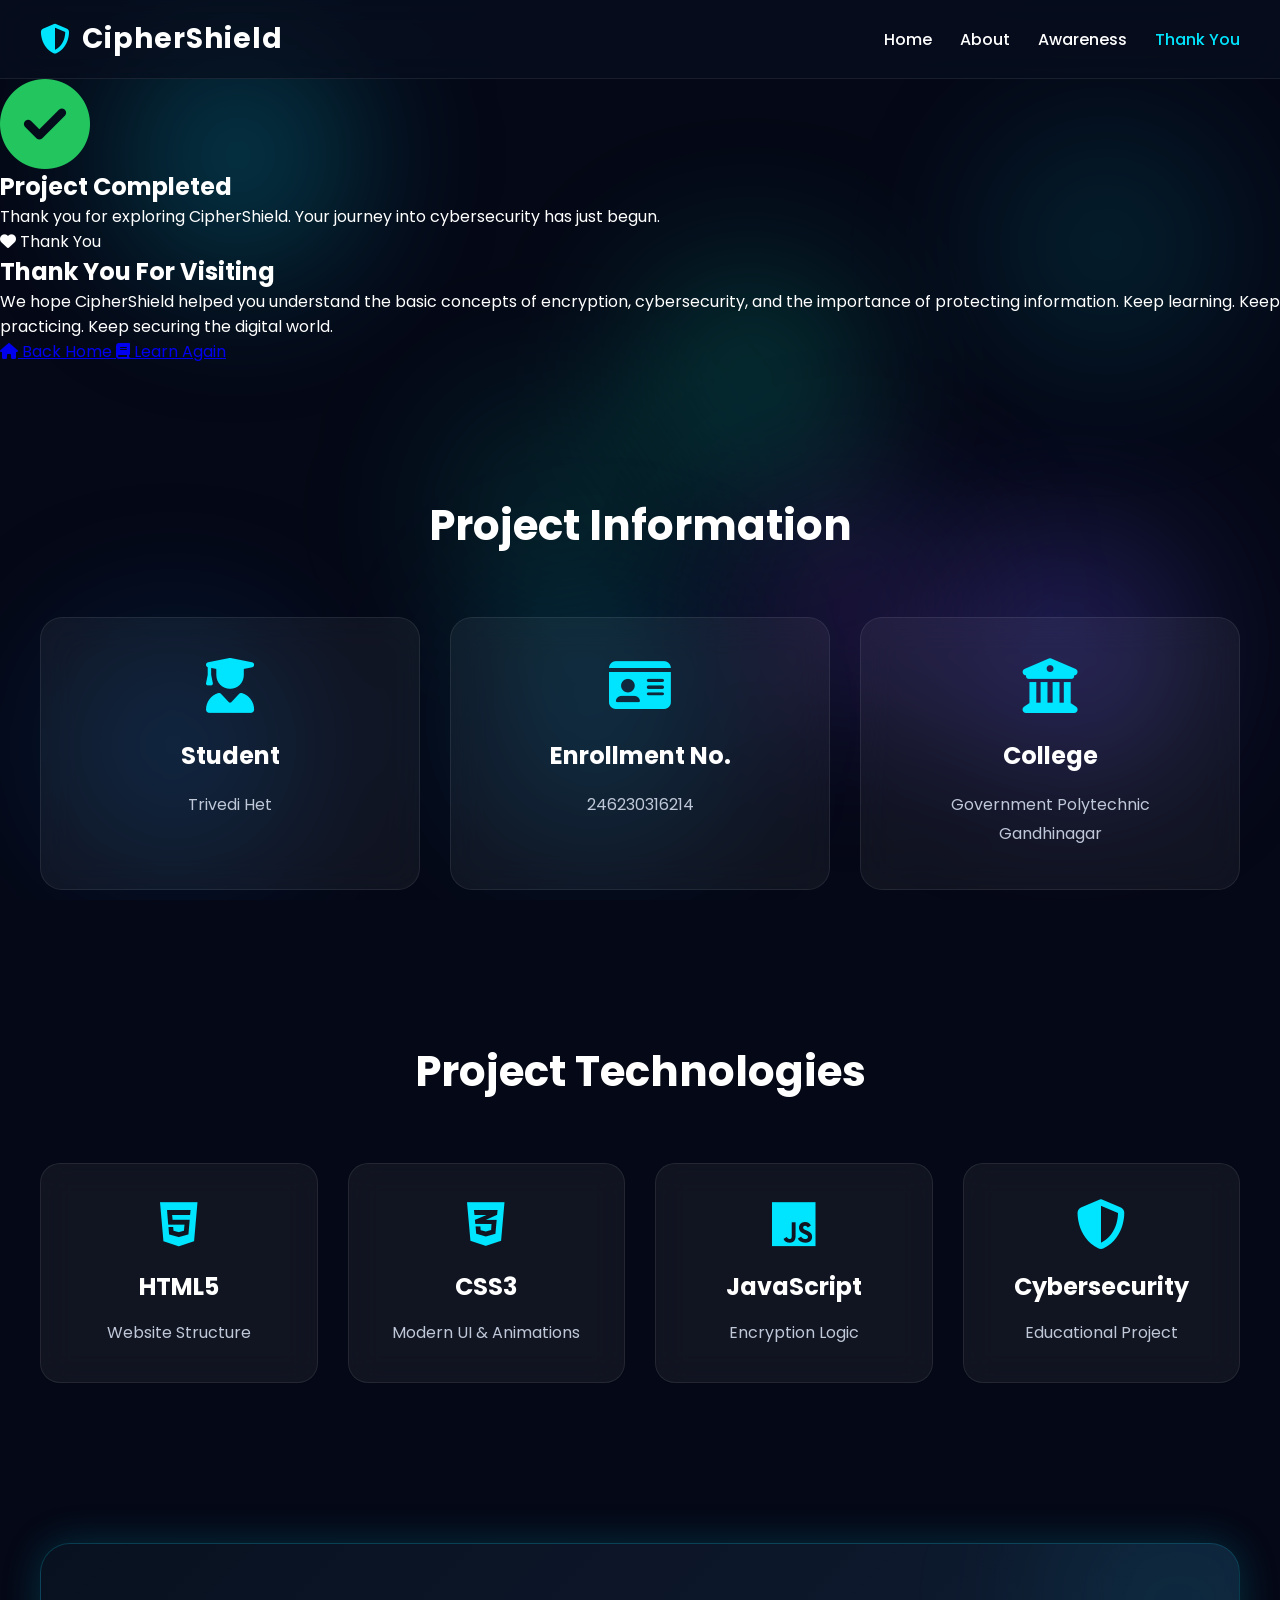
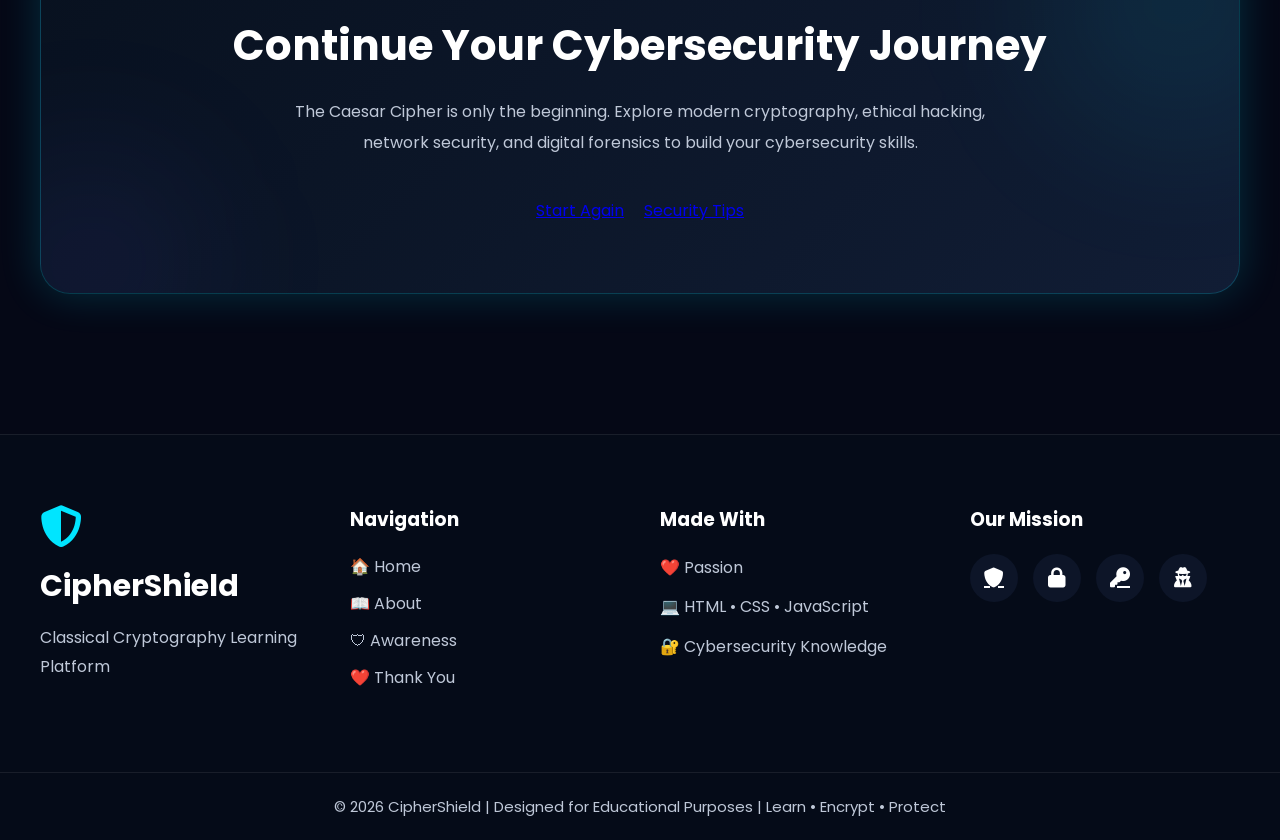
<file: thanks.html>
<!DOCTYPE html>
<html lang="en">

<head>

    <meta charset="UTF-8">

    <meta name="viewport" content="width=device-width, initial-scale=1.0">

    <title>Thank You | CipherShield</title>

    <link rel="stylesheet" href="style.css">

    <link rel="preconnect" href="https://fonts.googleapis.com">

    <link rel="preconnect" href="https://fonts.gstatic.com" crossorigin>

    <link href="https://fonts.googleapis.com/css2?family=Poppins:wght@300;400;500;600;700;800&display=swap"
        rel="stylesheet">

    <link rel="stylesheet"
        href="https://cdnjs.cloudflare.com/ajax/libs/font-awesome/6.5.2/css/all.min.css">

</head>

<body>

<div class="background">

<span></span>
<span></span>
<span></span>
<span></span>
<span></span>
<span></span>
<span></span>
<span></span>

</div>

<header>

<nav class="navbar">

<div class="logo">

<i class="fa-solid fa-shield-halved"></i>

<h2>CipherShield</h2>

</div>

<ul>

<li><a href="home.html">Home</a></li>

<li><a href="about.html">About</a></li>

<li><a href="tips.html">Awareness</a></li>

<li><a href="thanks.html" class="active">Thank You</a></li>

</ul>

</nav>

</header>

<section class="hero">

<div class="hero-image">

<div class="glass-card">

<i class="fa-solid fa-circle-check" style="color:#22C55E;font-size:90px;"></i>

<h2>Project Completed</h2>

<p>

Thank you for exploring CipherShield.

Your journey into cybersecurity has just begun.

</p>

</div>

</div>

<div class="hero-text">

<span class="badge">

<i class="fa-solid fa-heart"></i>

Thank You

</span>

<h1>

Thank You For

<span>Visiting</span>

</h1>

<p>

We hope CipherShield helped you understand the
basic concepts of encryption, cybersecurity,
and the importance of protecting information.

Keep learning.
Keep practicing.
Keep securing the digital world.

</p>

<div class="hero-buttons">

<a href="home.html" class="btn1">

<i class="fa-solid fa-house"></i>

Back Home

</a>

<a href="about.html" class="btn2">

<i class="fa-solid fa-book"></i>

Learn Again

</a>

</div>

</div>

</section>

<section class="info-section">

<h2>Project Information</h2>

<div class="info-container">

<div class="info-card">

<i class="fa-solid fa-user-graduate"></i>

<h3>Student</h3>

<p>

Trivedi Het 

</p>

</div>

<div class="info-card">

<i class="fa-solid fa-id-card"></i>

<h3>Enrollment No.</h3>

<p>

246230316214

</p>

</div>

<div class="info-card">

<i class="fa-solid fa-building-columns"></i>

<h3>College</h3>

<p>

Government Polytechnic Gandhinagar 

</p>

</div>

</div>

</section>

<section class="features">

<h2>Project Technologies</h2>

<div class="feature-container">

<div class="feature-box">

<i class="fa-brands fa-html5"></i>

<h3>HTML5</h3>

<p>

Website Structure

</p>

</div>

<div class="feature-box">

<i class="fa-brands fa-css3-alt"></i>

<h3>CSS3</h3>

<p>

Modern UI & Animations

</p>

</div>

<div class="feature-box">

<i class="fa-brands fa-js"></i>

<h3>JavaScript</h3>

<p>

Encryption Logic

</p>

</div>

<div class="feature-box">

<i class="fa-solid fa-shield-halved"></i>

<h3>Cybersecurity</h3>

<p>

Educational Project

</p>

</div>

</div>

</section>

<section class="cta">

<div class="cta-box">

<h2>Continue Your Cybersecurity Journey</h2>

<p>

The Caesar Cipher is only the beginning.
Explore modern cryptography, ethical hacking,
network security, and digital forensics to build
your cybersecurity skills.

</p>

<div class="cta-buttons">

<a href="home.html" class="btn1">

Start Again

</a>

<a href="tips.html" class="btn2">

Security Tips

</a>

</div>

</div>

</section>

<footer>

<div class="footer-container">

<div class="footer-logo">

<i class="fa-solid fa-shield-halved"></i>

<h2>CipherShield</h2>

<p>

Classical Cryptography Learning Platform

</p>

</div>

<div class="footer-links">

<h3>Navigation</h3>

<a href="home.html">🏠 Home</a>

<a href="about.html">📖 About</a>

<a href="tips.html">🛡 Awareness</a>

<a href="thanks.html">❤️ Thank You</a>

</div>

<div class="footer-contact">

<h3>Made With</h3>

<p>

❤️ Passion

</p>

<p>

💻 HTML • CSS • JavaScript

</p>

<p>

🔐 Cybersecurity Knowledge

</p>

</div>

<div class="footer-social">

<h3>Our Mission</h3>

<div class="social-icons">

<a href="#"><i class="fa-solid fa-shield"></i></a>

<a href="#"><i class="fa-solid fa-lock"></i></a>

<a href="#"><i class="fa-solid fa-key"></i></a>

<a href="#"><i class="fa-solid fa-user-secret"></i></a>

</div>

</div>

</div>

<div class="footer-bottom">

<p>

© 2026 CipherShield

|

Designed for Educational Purposes

|

Learn • Encrypt • Protect

</p>

</div>

</footer>

<script src="main.js"></script>

</body>

</html>
</file>
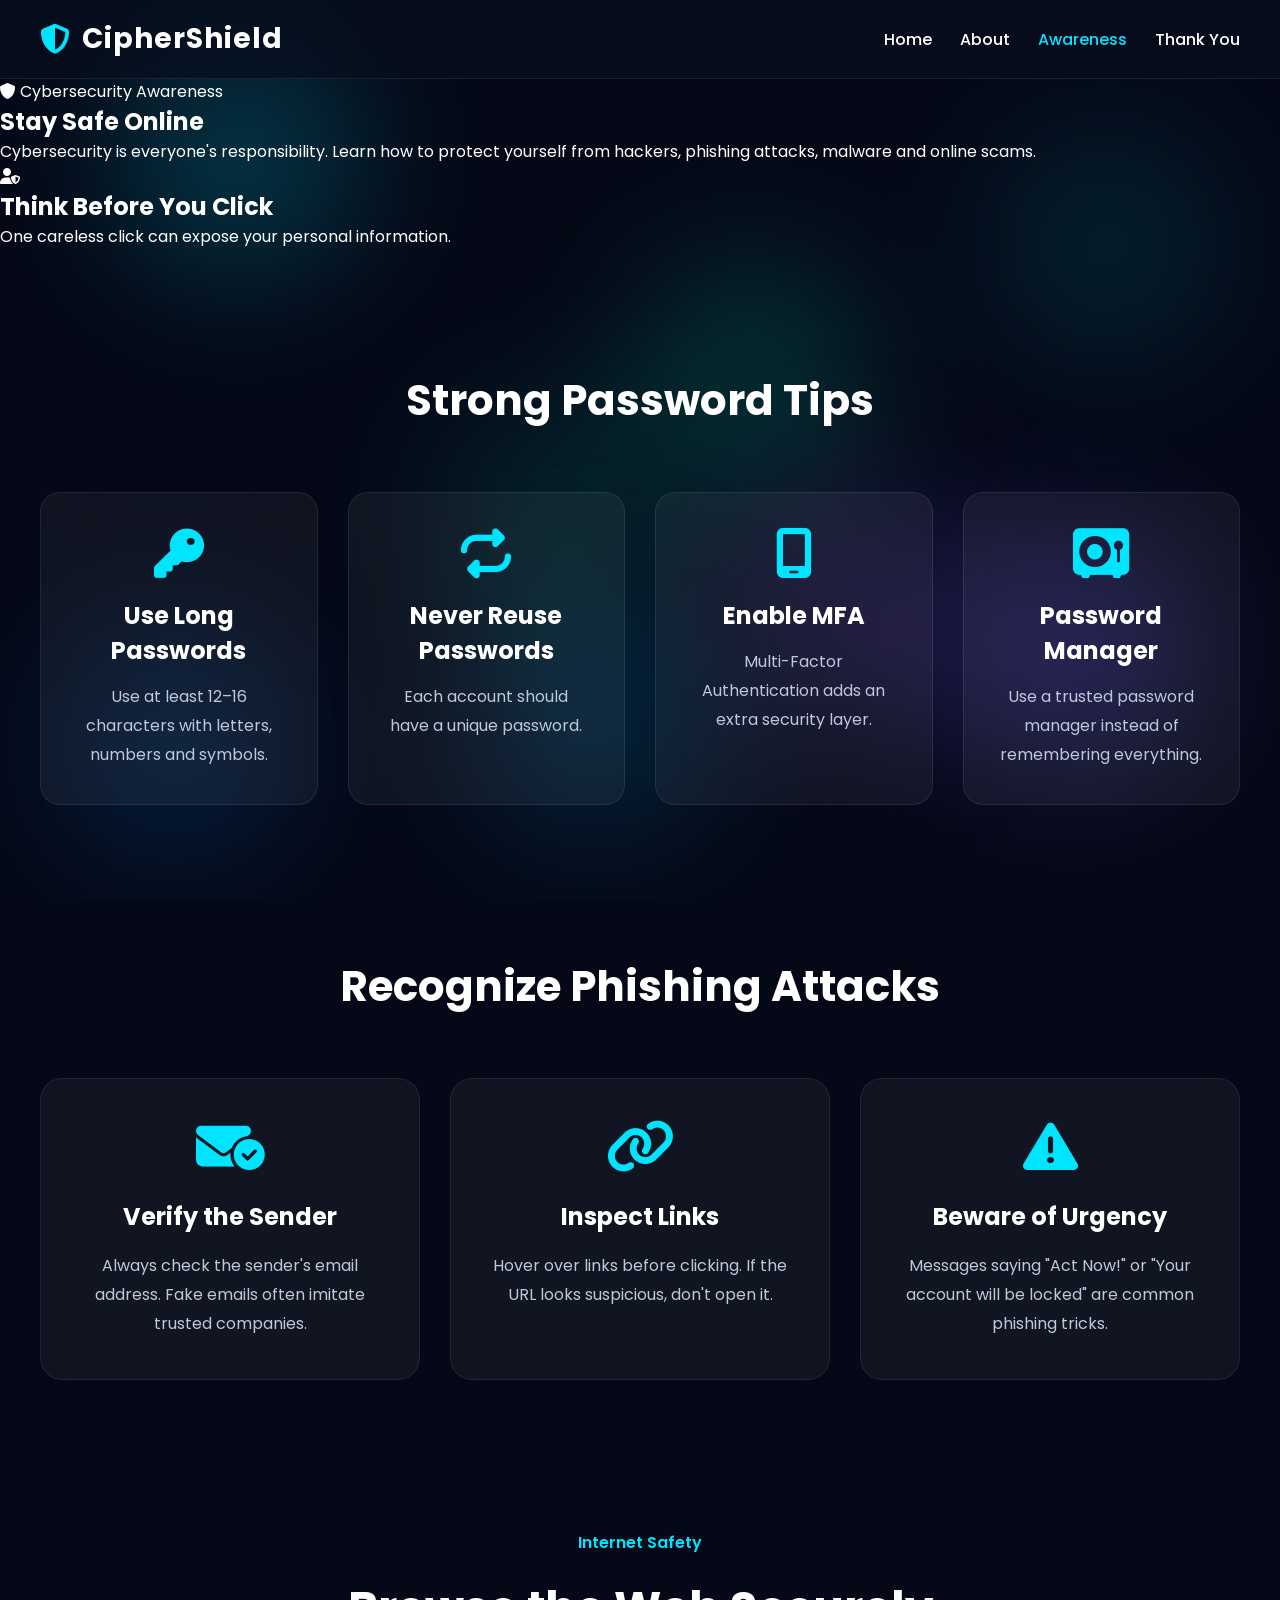
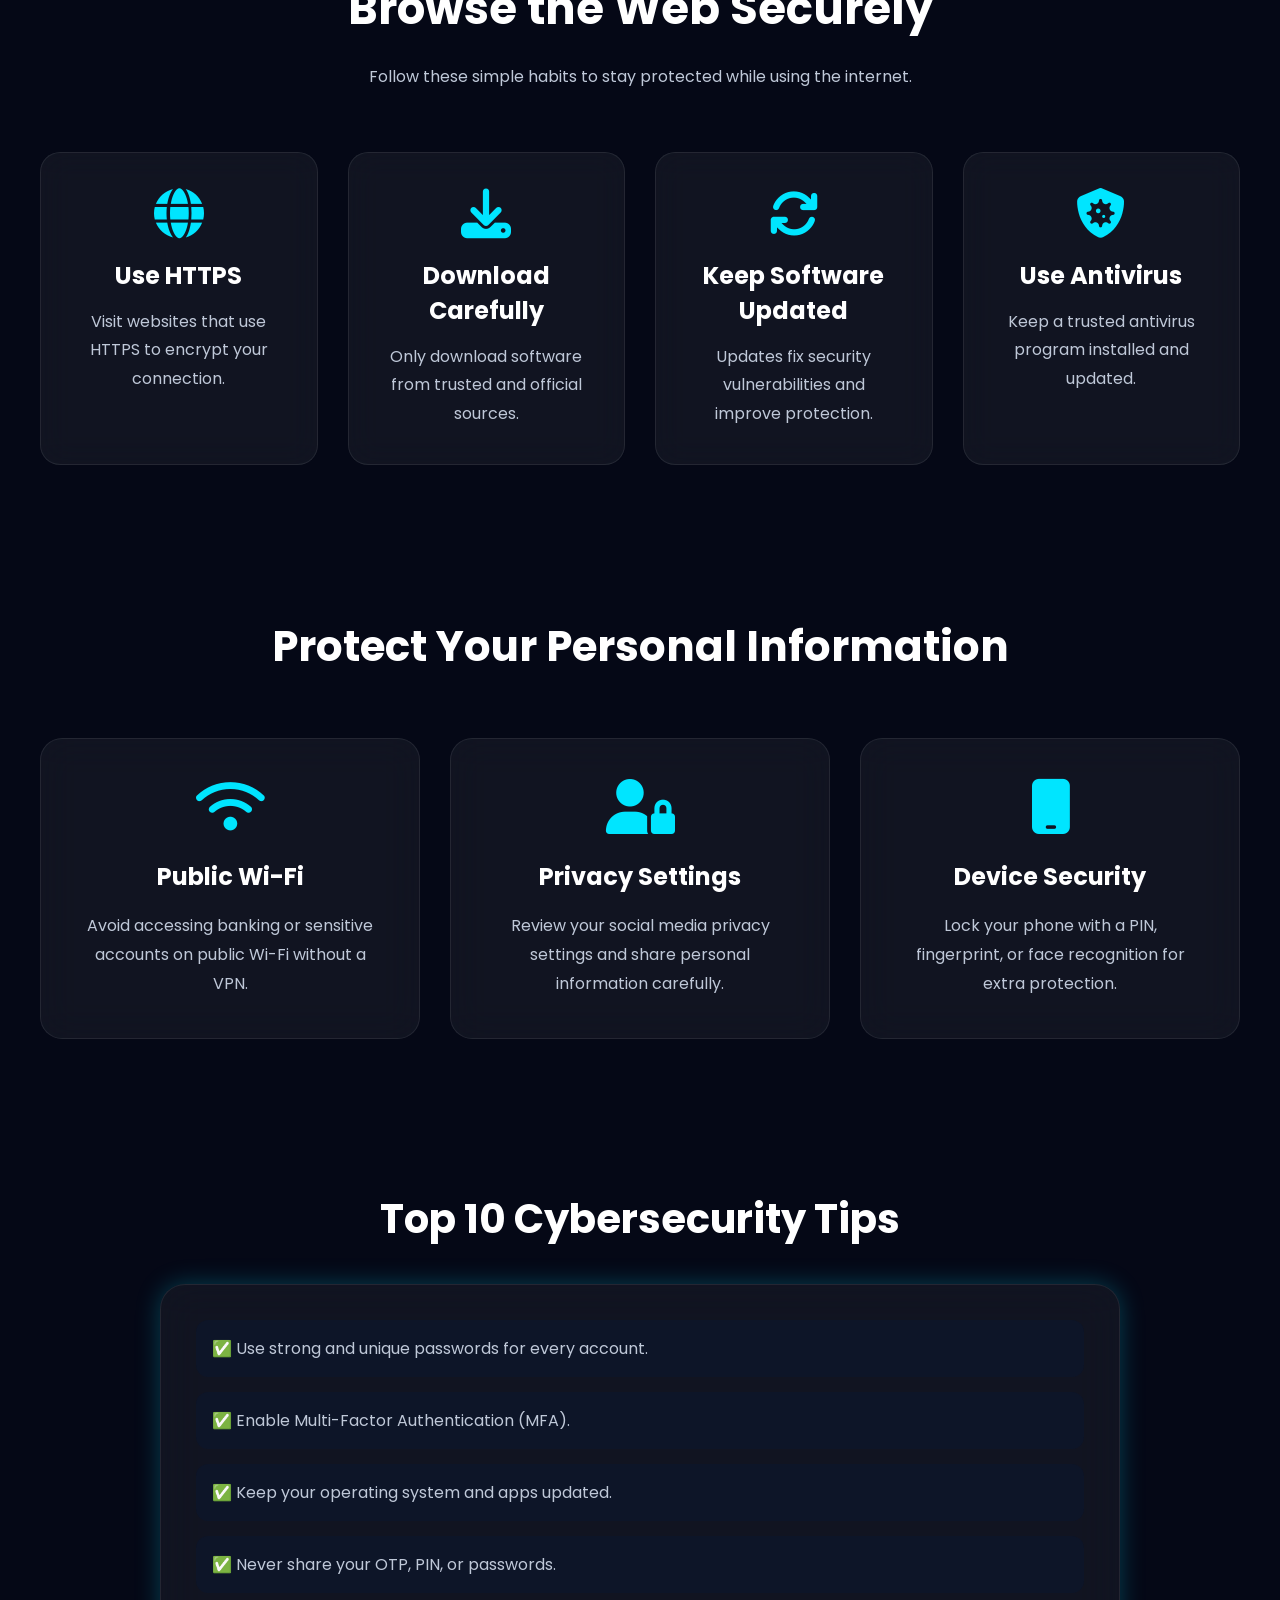
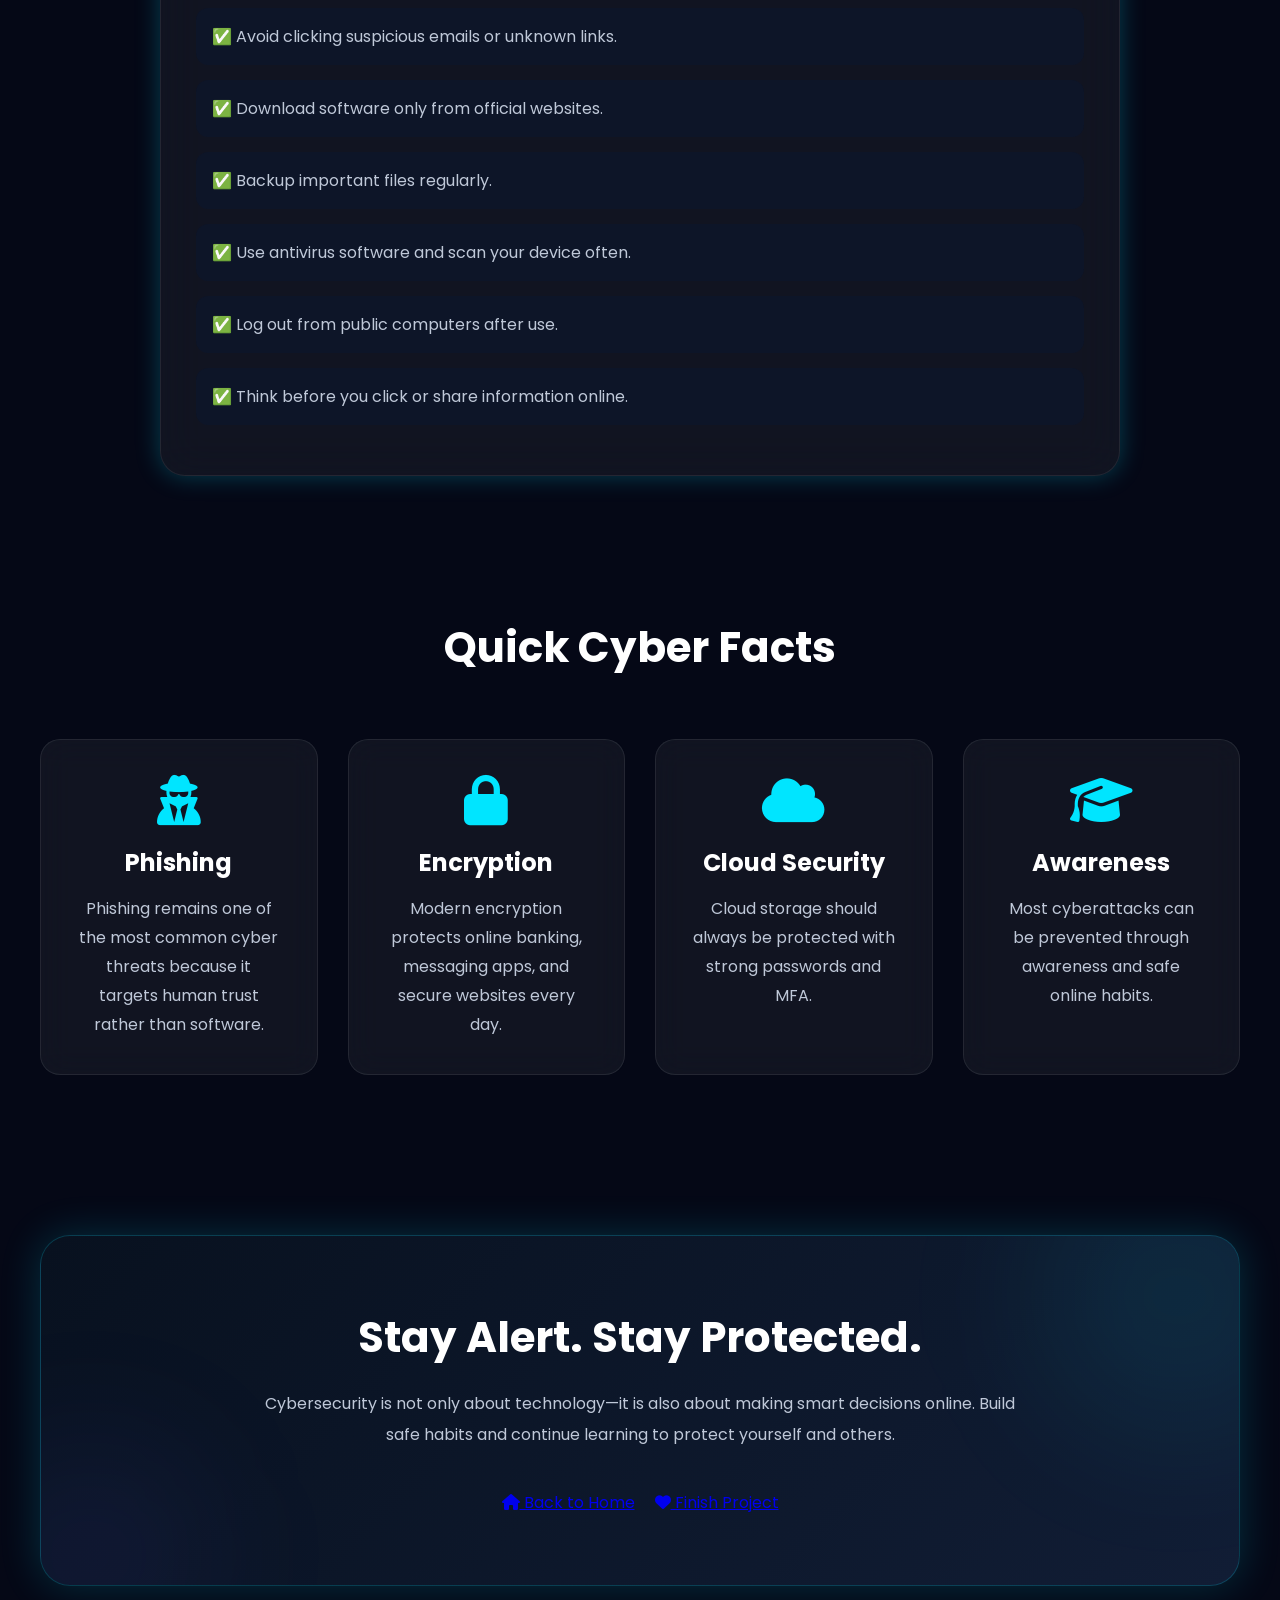
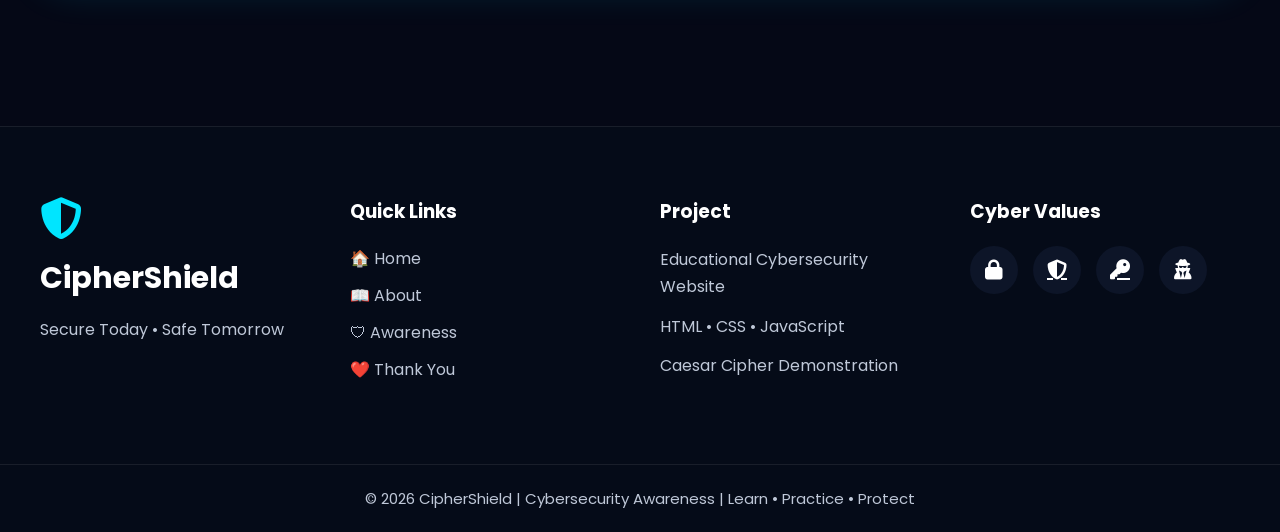
<file: tips.html>
<!DOCTYPE html>
<html lang="en">

<head>

<meta charset="UTF-8">

<meta name="viewport" content="width=device-width, initial-scale=1.0">

<title>Cyber Awareness | CipherShield</title>

<link rel="stylesheet" href="style.css">

<link rel="preconnect" href="https://fonts.googleapis.com">

<link rel="preconnect" href="https://fonts.gstatic.com" crossorigin>

<link href="https://fonts.googleapis.com/css2?family=Poppins:wght@300;400;500;600;700;800&display=swap" rel="stylesheet">

<link rel="stylesheet"
href="https://cdnjs.cloudflare.com/ajax/libs/font-awesome/6.5.2/css/all.min.css">

</head>

<body>

<div class="background">

<span></span>
<span></span>
<span></span>
<span></span>
<span></span>
<span></span>
<span></span>
<span></span>

</div>

<header>

<nav class="navbar">

<div class="logo">

<i class="fa-solid fa-shield-halved"></i>

<h2>CipherShield</h2>

</div>

<ul>

<li><a href="home.html">Home</a></li>

<li><a href="about.html">About</a></li>

<li><a href="tips.html" class="active">Awareness</a></li>

<li><a href="thanks.html">Thank You</a></li>

</ul>

</nav>

</header>

<section class="hero">

<div class="hero-text">

<span class="badge">

<i class="fa-solid fa-shield"></i>

Cybersecurity Awareness

</span>

<h1>

Stay Safe

<span>Online</span>

</h1>

<p>

Cybersecurity is everyone's responsibility.
Learn how to protect yourself from hackers,
phishing attacks, malware and online scams.

</p>

</div>

<div class="hero-image">

<div class="glass-card">

<i class="fa-solid fa-user-shield"></i>

<h2>Think Before You Click</h2>

<p>

One careless click can expose your
personal information.

</p>

</div>

</div>

</section>

<section class="features">

<h2>Strong Password Tips</h2>

<div class="feature-container">

<div class="feature-box">

<i class="fa-solid fa-key"></i>

<h3>Use Long Passwords</h3>

<p>

Use at least 12–16 characters
with letters, numbers and symbols.

</p>

</div>

<div class="feature-box">

<i class="fa-solid fa-repeat"></i>

<h3>Never Reuse Passwords</h3>

<p>

Each account should have a unique
password.

</p>

</div>

<div class="feature-box">

<i class="fa-solid fa-mobile-screen"></i>

<h3>Enable MFA</h3>

<p>

Multi-Factor Authentication adds an
extra security layer.

</p>

</div>

<div class="feature-box">

<i class="fa-solid fa-vault"></i>

<h3>Password Manager</h3>

<p>

Use a trusted password manager
instead of remembering everything.

</p>

</div>

</div>

</section>
    <!-- ========================= -->
    <!-- Phishing Awareness -->
    <!-- ========================= -->

    <section class="info-section">

        <h2>Recognize Phishing Attacks</h2>

        <div class="info-container">

            <div class="info-card">

                <i class="fa-solid fa-envelope-circle-check"></i>

                <h3>Verify the Sender</h3>

                <p>

                    Always check the sender's email address.
                    Fake emails often imitate trusted companies.

                </p>

            </div>

            <div class="info-card">

                <i class="fa-solid fa-link"></i>

                <h3>Inspect Links</h3>

                <p>

                    Hover over links before clicking.
                    If the URL looks suspicious, don't open it.

                </p>

            </div>

            <div class="info-card">

                <i class="fa-solid fa-triangle-exclamation"></i>

                <h3>Beware of Urgency</h3>

                <p>

                    Messages saying "Act Now!" or
                    "Your account will be locked"
                    are common phishing tricks.

                </p>

            </div>

        </div>

    </section>

    <!-- ========================= -->
    <!-- Safe Browsing -->
    <!-- ========================= -->

    <section class="tool-section">

        <div class="tool-title">

            <span>Internet Safety</span>

            <h2>Browse the Web Securely</h2>

            <p>

                Follow these simple habits to stay protected while using the internet.

            </p>

        </div>

        <div class="feature-container">

            <div class="feature-box">

                <i class="fa-solid fa-globe"></i>

                <h3>Use HTTPS</h3>

                <p>

                    Visit websites that use HTTPS to encrypt your connection.

                </p>

            </div>

            <div class="feature-box">

                <i class="fa-solid fa-download"></i>

                <h3>Download Carefully</h3>

                <p>

                    Only download software from trusted and official sources.

                </p>

            </div>

            <div class="feature-box">

                <i class="fa-solid fa-arrows-rotate"></i>

                <h3>Keep Software Updated</h3>

                <p>

                    Updates fix security vulnerabilities and improve protection.

                </p>

            </div>

            <div class="feature-box">

                <i class="fa-solid fa-shield-virus"></i>

                <h3>Use Antivirus</h3>

                <p>

                    Keep a trusted antivirus program installed and updated.

                </p>

            </div>

        </div>

    </section>

    <!-- ========================= -->
    <!-- Public Wi-Fi & Social Media -->
    <!-- ========================= -->

    <section class="info-section">

        <h2>Protect Your Personal Information</h2>

        <div class="info-container">

            <div class="info-card">

                <i class="fa-solid fa-wifi"></i>

                <h3>Public Wi-Fi</h3>

                <p>

                    Avoid accessing banking or sensitive accounts
                    on public Wi-Fi without a VPN.

                </p>

            </div>

            <div class="info-card">

                <i class="fa-solid fa-user-lock"></i>

                <h3>Privacy Settings</h3>

                <p>

                    Review your social media privacy settings
                    and share personal information carefully.

                </p>

            </div>

            <div class="info-card">

                <i class="fa-solid fa-mobile"></i>

                <h3>Device Security</h3>

                <p>

                    Lock your phone with a PIN, fingerprint,
                    or face recognition for extra protection.

                </p>

            </div>

        </div>

    </section>
    <!-- ========================= -->
    <!-- Top 10 Cybersecurity Tips -->
    <!-- ========================= -->

    <section class="history-section">

        <h2>Top 10 Cybersecurity Tips</h2>

        <div class="history-card">

            <ul id="historyList">

                <li>✅ Use strong and unique passwords for every account.</li>

                <li>✅ Enable Multi-Factor Authentication (MFA).</li>

                <li>✅ Keep your operating system and apps updated.</li>

                <li>✅ Never share your OTP, PIN, or passwords.</li>

                <li>✅ Avoid clicking suspicious emails or unknown links.</li>

                <li>✅ Download software only from official websites.</li>

                <li>✅ Backup important files regularly.</li>

                <li>✅ Use antivirus software and scan your device often.</li>

                <li>✅ Log out from public computers after use.</li>

                <li>✅ Think before you click or share information online.</li>

            </ul>

        </div>

    </section>

    <!-- ========================= -->
    <!-- Cybersecurity Facts -->
    <!-- ========================= -->

    <section class="features">

        <h2>Quick Cyber Facts</h2>

        <div class="feature-container">

            <div class="feature-box">

                <i class="fa-solid fa-user-secret"></i>

                <h3>Phishing</h3>

                <p>

                    Phishing remains one of the most common cyber threats
                    because it targets human trust rather than software.

                </p>

            </div>

            <div class="feature-box">

                <i class="fa-solid fa-lock"></i>

                <h3>Encryption</h3>

                <p>

                    Modern encryption protects online banking,
                    messaging apps, and secure websites every day.

                </p>

            </div>

            <div class="feature-box">

                <i class="fa-solid fa-cloud"></i>

                <h3>Cloud Security</h3>

                <p>

                    Cloud storage should always be protected with
                    strong passwords and MFA.

                </p>

            </div>

            <div class="feature-box">

                <i class="fa-solid fa-graduation-cap"></i>

                <h3>Awareness</h3>

                <p>

                    Most cyberattacks can be prevented through
                    awareness and safe online habits.

                </p>

            </div>

        </div>

    </section>

    <!-- ========================= -->
    <!-- Call To Action -->
    <!-- ========================= -->

    <section class="cta">

        <div class="cta-box">

            <h2>Stay Alert. Stay Protected.</h2>

            <p>

                Cybersecurity is not only about technology—it is also about making
                smart decisions online. Build safe habits and continue learning to
                protect yourself and others.

            </p>

            <div class="cta-buttons">

                <a href="home.html" class="btn1">

                    <i class="fa-solid fa-house"></i>

                    Back to Home

                </a>

                <a href="thanks.html" class="btn2">

                    <i class="fa-solid fa-heart"></i>

                    Finish Project

                </a>

            </div>

        </div>

    </section>

    <!-- ========================= -->
    <!-- Footer -->
    <!-- ========================= -->

    <footer>

        <div class="footer-container">

            <div class="footer-logo">

                <i class="fa-solid fa-shield-halved"></i>

                <h2>CipherShield</h2>

                <p>

                    Secure Today • Safe Tomorrow

                </p>

            </div>

            <div class="footer-links">

                <h3>Quick Links</h3>

                <a href="home.html">🏠 Home</a>

                <a href="about.html">📖 About</a>

                <a href="tips.html">🛡 Awareness</a>

                <a href="thanks.html">❤️ Thank You</a>

            </div>

            <div class="footer-contact">

                <h3>Project</h3>

                <p>Educational Cybersecurity Website</p>

                <p>HTML • CSS • JavaScript</p>

                <p>Caesar Cipher Demonstration</p>

            </div>

            <div class="footer-social">

                <h3>Cyber Values</h3>

                <div class="social-icons">

                    <a href="#"><i class="fa-solid fa-lock"></i></a>

                    <a href="#"><i class="fa-solid fa-shield-halved"></i></a>

                    <a href="#"><i class="fa-solid fa-key"></i></a>

                    <a href="#"><i class="fa-solid fa-user-secret"></i></a>

                </div>

            </div>

        </div>

        <div class="footer-bottom">

            <p>

                © 2026 CipherShield | Cybersecurity Awareness |
                Learn • Practice • Protect

            </p>

        </div>

    </footer>

    <script src="main.js"></script>

</body>

</html>
</file>
<file: style.css>
/* =====================================================
   CipherShield
   Premium Cybersecurity Theme
===================================================== */

*{
    margin:0;
    padding:0;
    box-sizing:border-box;
    scroll-behavior:smooth;
    font-family:'Poppins',sans-serif;
}

:root{

    --bg:#050816;
    --card:#111827;
    --card2:#182235;

    --primary:#00E5FF;
    --secondary:#6D5BFF;

    --text:#ffffff;
    --text2:#bfc8d8;

    --success:#00ff95;
    --danger:#ff4d6d;

    --shadow:0 0 25px rgba(0,229,255,.25);

}

body{

    background:var(--bg);

    color:var(--text);

    overflow-x:hidden;

}

/* Scrollbar */

::-webkit-scrollbar{

    width:10px;

}

::-webkit-scrollbar-track{

    background:#08101f;

}

::-webkit-scrollbar-thumb{

    background:var(--primary);

    border-radius:20px;

}

/* ==============================
Animated Background
============================== */

.background{

    position:fixed;

    inset:0;

    overflow:hidden;

    z-index:-2;

}

.background span{

    position:absolute;

    width:220px;

    height:220px;

    border-radius:50%;

    filter:blur(80px);

    animation:float 18s infinite alternate;

}

.background span:nth-child(1){

    background:#00e5ff44;

    top:5%;

    left:10%;

}

.background span:nth-child(2){

    background:#6d5bff55;

    top:60%;

    left:75%;

}

.background span:nth-child(3){

    background:#00ffcc33;

    top:30%;

    left:50%;

}

.background span:nth-child(4){

    background:#008cff33;

    bottom:5%;

    left:5%;

}

.background span:nth-child(5){

    background:#00e5ff22;

    right:5%;

    top:15%;

}

.background span:nth-child(6){

    background:#8a5cff33;

    bottom:20%;

    right:25%;

}

.background span:nth-child(7){

    background:#00ffd522;

    top:45%;

    left:35%;

}

.background span:nth-child(8){

    background:#00b7ff33;

    bottom:8%;

    right:45%;

}

@keyframes float{

    from{

        transform:translateY(0) scale(1);

    }

    to{

        transform:translateY(-80px) scale(1.3);

    }

}

/* ==============================
Navbar
============================== */

header{

    position:sticky;

    top:0;

    width:100%;

    z-index:999;

    backdrop-filter:blur(18px);

    background:rgba(8,15,30,.70);

    border-bottom:1px solid rgba(255,255,255,.08);

}

.navbar{

    max-width:1300px;

    margin:auto;

    padding:18px 40px;

    display:flex;

    align-items:center;

    justify-content:space-between;

}

.logo{

    display:flex;

    align-items:center;

    gap:12px;

}

.logo i{

    font-size:30px;

    color:var(--primary);

}

.logo h2{

    font-size:28px;

    letter-spacing:1px;

}

.navbar ul{

    display:flex;

    list-style:none;

    gap:28px;

}

.navbar ul li a{

    color:white;

    text-decoration:none;

    font-weight:500;

    transition:.3s;

    position:relative;

}

.navbar ul li a:hover{

    color:var(--primary);

}

.navbar ul li a::after{

    content:"";

    position:absolute;

    left:0;

    bottom:-6px;

    width:0;

    height:2px;

    background:var(--primary);

    transition:.3s;

}

.navbar ul li a:hover::after,

.active::after{

    width:100%;

}

.active{

    color:var(--primary)!important;

}
/* =====================================================
   CipherShield
   Premium Cybersecurity Theme
===================================================== */

*{
    margin:0;
    padding:0;
    box-sizing:border-box;
    scroll-behavior:smooth;
    font-family:'Poppins',sans-serif;
}

:root{

    --bg:#050816;
    --card:#111827;
    --card2:#182235;

    --primary:#00E5FF;
    --secondary:#6D5BFF;

    --text:#ffffff;
    --text2:#bfc8d8;

    --success:#00ff95;
    --danger:#ff4d6d;

    --shadow:0 0 25px rgba(0,229,255,.25);

}

body{

    background:var(--bg);

    color:var(--text);

    overflow-x:hidden;

}

/* Scrollbar */

::-webkit-scrollbar{

    width:10px;

}

::-webkit-scrollbar-track{

    background:#08101f;

}

::-webkit-scrollbar-thumb{

    background:var(--primary);

    border-radius:20px;

}

/* ==============================
Animated Background
============================== */

.background{

    position:fixed;

    inset:0;

    overflow:hidden;

    z-index:-2;

}

.background span{

    position:absolute;

    width:220px;

    height:220px;

    border-radius:50%;

    filter:blur(80px);

    animation:float 18s infinite alternate;

}

.background span:nth-child(1){

    background:#00e5ff44;

    top:5%;

    left:10%;

}

.background span:nth-child(2){

    background:#6d5bff55;

    top:60%;

    left:75%;

}

.background span:nth-child(3){

    background:#00ffcc33;

    top:30%;

    left:50%;

}

.background span:nth-child(4){

    background:#008cff33;

    bottom:5%;

    left:5%;

}

.background span:nth-child(5){

    background:#00e5ff22;

    right:5%;

    top:15%;

}

.background span:nth-child(6){

    background:#8a5cff33;

    bottom:20%;

    right:25%;

}

.background span:nth-child(7){

    background:#00ffd522;

    top:45%;

    left:35%;

}

.background span:nth-child(8){

    background:#00b7ff33;

    bottom:8%;

    right:45%;

}

@keyframes float{

    from{

        transform:translateY(0) scale(1);

    }

    to{

        transform:translateY(-80px) scale(1.3);

    }

}

/* ==============================
Navbar
============================== */

header{

    position:sticky;

    top:0;

    width:100%;

    z-index:999;

    backdrop-filter:blur(18px);

    background:rgba(8,15,30,.70);

    border-bottom:1px solid rgba(255,255,255,.08);

}

.navbar{

    max-width:1300px;

    margin:auto;

    padding:18px 40px;

    display:flex;

    align-items:center;

    justify-content:space-between;

}

.logo{

    display:flex;

    align-items:center;

    gap:12px;

}

.logo i{

    font-size:30px;

    color:var(--primary);

}

.logo h2{

    font-size:28px;

    letter-spacing:1px;

}

.navbar ul{

    display:flex;

    list-style:none;

    gap:28px;

}

.navbar ul li a{

    color:white;

    text-decoration:none;

    font-weight:500;

    transition:.3s;

    position:relative;

}

.navbar ul li a:hover{

    color:var(--primary);

}

.navbar ul li a::after{

    content:"";

    position:absolute;

    left:0;

    bottom:-6px;

    width:0;

    height:2px;

    background:var(--primary);

    transition:.3s;

}

.navbar ul li a:hover::after,

.active::after{

    width:100%;

}

.active{

    color:var(--primary)!important;

}
/* =====================================================
   FEATURES SECTION
===================================================== */

.features{

    max-width:1300px;

    margin:100px auto;

    padding:20px 40px;

}

.features h2{

    text-align:center;

    font-size:42px;

    margin-bottom:60px;

}

.feature-container{

    display:grid;

    grid-template-columns:repeat(auto-fit,minmax(250px,1fr));

    gap:30px;

}

.feature-box{

    background:rgba(255,255,255,.05);

    border:1px solid rgba(255,255,255,.08);

    border-radius:20px;

    padding:35px;

    text-align:center;

    transition:.4s;

    backdrop-filter:blur(15px);

}

.feature-box:hover{

    transform:translateY(-10px);

    border-color:var(--primary);

    box-shadow:0 0 30px rgba(0,229,255,.25);

}

.feature-box i{

    font-size:50px;

    color:var(--primary);

    margin-bottom:20px;

}

.feature-box h3{

    font-size:24px;

    margin-bottom:15px;

}

.feature-box p{

    color:var(--text2);

    line-height:1.8;

}

/* =====================================================
   CAESAR CIPHER TOOL
===================================================== */

.tool-section{

    max-width:1300px;

    margin:100px auto;

    padding:20px 40px;

}

.tool-title{

    text-align:center;

    margin-bottom:60px;

}

.tool-title span{

    color:var(--primary);

    font-weight:600;

}

.tool-title h2{

    font-size:45px;

    margin:20px 0;

}

.tool-title p{

    color:var(--text2);

    max-width:700px;

    margin:auto;

    line-height:1.8;

}

.tool-card{

    display:grid;

    grid-template-columns:1fr 1fr;

    gap:35px;

    background:rgba(255,255,255,.05);

    border:1px solid rgba(255,255,255,.08);

    border-radius:25px;

    padding:35px;

    backdrop-filter:blur(20px);

    box-shadow:var(--shadow);

}

/* LEFT + RIGHT */

.left-panel,
.right-panel{

    display:flex;

    flex-direction:column;

}

.left-panel label{

    margin:18px 0 10px;

    font-weight:600;

}

.right-panel h3{

    margin-bottom:15px;

    font-size:24px;

}

textarea{

    width:100%;

    height:200px;

    resize:none;

    border:none;

    outline:none;

    border-radius:15px;

    padding:18px;

    background:#0d1528;

    color:white;

    font-size:16px;

    border:1px solid rgba(255,255,255,.08);

    transition:.3s;

}

textarea:focus{

    border-color:var(--primary);

    box-shadow:0 0 15px rgba(0,229,255,.35);

}

.counter{

    display:flex;

    justify-content:flex-end;

    color:var(--text2);

    margin-top:8px;

    font-size:14px;

}

/* RANGE */

input[type=range]{

    margin-top:15px;

    cursor:pointer;

}

.shift-value{

    margin:12px 0 20px;

    color:var(--primary);

    font-weight:600;

    font-size:18px;

}

/* BUTTONS */

.button-group{

    display:flex;

    gap:15px;

    margin-top:20px;

    flex-wrap:wrap;

}

.button-group button{

    flex:1;

    padding:16px;

    border:none;

    border-radius:12px;

    cursor:pointer;

    font-size:16px;

    font-weight:600;

    transition:.3s;

}

#encryptBtn{

    background:linear-gradient(135deg,#00E5FF,#4F46E5);

    color:white;

}

#encryptBtn:hover{

    transform:translateY(-5px);

    box-shadow:0 0 20px rgba(0,229,255,.45);

}

#decryptBtn{

    background:linear-gradient(135deg,#16A34A,#22C55E);

    color:white;

}

#decryptBtn:hover{

    transform:translateY(-5px);

}

#copyBtn{

    background:#2563EB;

    color:white;

}

#copyBtn:hover{

    transform:translateY(-5px);

}

#clearBtn{

    background:#DC2626;

    color:white;

}

#clearBtn:hover{

    transform:translateY(-5px);

}

/* STATUS */

.status-box{

    display:grid;

    grid-template-columns:repeat(2,1fr);

    gap:20px;

    margin-top:25px;

}

.status-item{

    background:#0d1528;

    border-radius:15px;

    padding:20px;

    border:1px solid rgba(255,255,255,.08);

}

.status-item h4{

    color:var(--primary);

    margin-bottom:8px;

}

.status-item p{

    color:var(--text2);

    line-height:1.6;

}
/* =====================================================
   INFORMATION SECTION
===================================================== */

.info-section{

    max-width:1300px;

    margin:110px auto;

    padding:20px 40px;

}

.info-section h2{

    text-align:center;

    font-size:42px;

    margin-bottom:60px;

}

.info-container{

    display:grid;

    grid-template-columns:repeat(auto-fit,minmax(280px,1fr));

    gap:30px;

}

.info-card{

    background:rgba(255,255,255,.05);

    border:1px solid rgba(255,255,255,.08);

    backdrop-filter:blur(18px);

    border-radius:22px;

    padding:40px;

    transition:.4s;

    text-align:center;

}

.info-card:hover{

    transform:translateY(-12px);

    border-color:var(--primary);

    box-shadow:0 0 35px rgba(0,229,255,.25);

}

.info-card i{

    font-size:55px;

    color:var(--primary);

    margin-bottom:25px;

}

.info-card h3{

    font-size:24px;

    margin-bottom:18px;

}

.info-card p{

    color:var(--text2);

    line-height:1.8;

}


/* =====================================================
   HISTORY SECTION
===================================================== */

.history-section{

    max-width:1000px;

    margin:100px auto;

    padding:20px;

}

.history-section h2{

    text-align:center;

    font-size:40px;

    margin-bottom:35px;

}

.history-card{

    background:rgba(255,255,255,.05);

    border:1px solid rgba(255,255,255,.08);

    backdrop-filter:blur(20px);

    border-radius:25px;

    padding:35px;

    box-shadow:var(--shadow);

}

#historyList{

    list-style:none;

}

#historyList li{

    padding:16px;

    margin-bottom:15px;

    border-radius:12px;

    background:#0d1528;

    color:var(--text2);

    transition:.3s;

}

#historyList li:hover{

    background:#16213c;

    color:white;

    transform:translateX(8px);

}


/* =====================================================
   CALL TO ACTION
===================================================== */

.cta{

    max-width:1300px;

    margin:120px auto;

    padding:20px 40px;

}

.cta-box{

    position:relative;

    overflow:hidden;

    background:linear-gradient(135deg,#08111f,#111d35);

    border:1px solid rgba(0,229,255,.20);

    border-radius:30px;

    padding:70px 50px;

    text-align:center;

    box-shadow:0 0 40px rgba(0,229,255,.18);

}

.cta-box::before{

    content:"";

    position:absolute;

    width:280px;

    height:280px;

    background:rgba(0,229,255,.08);

    border-radius:50%;

    filter:blur(70px);

    top:-80px;

    right:-80px;

}

.cta-box::after{

    content:"";

    position:absolute;

    width:220px;

    height:220px;

    background:rgba(109,91,255,.08);

    border-radius:50%;

    filter:blur(70px);

    bottom:-80px;

    left:-60px;

}

.cta-box h2{

    position:relative;

    z-index:2;

    font-size:42px;

    margin-bottom:20px;

}

.cta-box p{

    position:relative;

    z-index:2;

    max-width:750px;

    margin:auto;

    color:var(--text2);

    line-height:1.9;

    margin-bottom:40px;

}

.cta-buttons{

    position:relative;

    z-index:2;

    display:flex;

    justify-content:center;

    gap:20px;

    flex-wrap:wrap;

}
/* =====================================================
   FOOTER
===================================================== */

footer{

    margin-top:100px;

    background:#050b18;

    border-top:1px solid rgba(255,255,255,.08);

}

.footer-container{

    max-width:1300px;

    margin:auto;

    padding:70px 40px;

    display:grid;

    grid-template-columns:repeat(auto-fit,minmax(230px,1fr));

    gap:40px;

}

.footer-logo h2{

    font-size:30px;

    margin:15px 0;

}

.footer-logo i{

    font-size:42px;

    color:var(--primary);

}

.footer-logo p{

    color:var(--text2);

    line-height:1.8;

}

.footer-links h3,
.footer-contact h3,
.footer-social h3{

    margin-bottom:20px;

}

.footer-links{

    display:flex;

    flex-direction:column;

}

.footer-links a{

    text-decoration:none;

    color:var(--text2);

    margin-bottom:12px;

    transition:.3s;

}

.footer-links a:hover{

    color:var(--primary);

    padding-left:8px;

}

.footer-contact p{

    color:var(--text2);

    margin-bottom:12px;

    line-height:1.7;

}

.social-icons{

    display:flex;

    gap:15px;

    margin-top:15px;

}

.social-icons a{

    width:48px;

    height:48px;

    display:flex;

    align-items:center;

    justify-content:center;

    border-radius:50%;

    background:#0d1528;

    color:white;

    font-size:20px;

    transition:.35s;

}

.social-icons a:hover{

    background:var(--primary);

    color:#08111f;

    transform:translateY(-6px) scale(1.08);

    box-shadow:0 0 20px rgba(0,229,255,.45);

}

.footer-bottom{

    border-top:1px solid rgba(255,255,255,.08);

    padding:22px;

    text-align:center;

}

.footer-bottom p{

    color:var(--text2);

    font-size:15px;

}

/* =====================================================
   SCROLL ANIMATIONS
===================================================== */

.hero,
.features,
.tool-section,
.info-section,
.history-section,
.cta,
footer{

    animation:fadeUp .9s ease;

}

@keyframes fadeUp{

    from{

        opacity:0;

        transform:translateY(40px);

    }

    to{

        opacity:1;

        transform:translateY(0);

    }

}

/* Floating Animation */

.feature-box,
.info-card{

    animation:floating 5s ease-in-out infinite;

}

@keyframes floating{

    0%{

        transform:translateY(0px);

    }

    50%{

        transform:translateY(-6px);

    }

    100%{

        transform:translateY(0px);

    }

}

/* =====================================================
   RESPONSIVE DESIGN
===================================================== */

@media(max-width:1000px){

.hero{

    flex-direction:column;

    text-align:center;

}

.hero-text p{

    margin:auto;

}

.hero-buttons{

    justify-content:center;

}

.glass-card{

    width:100%;

}

.tool-card{

    grid-template-columns:1fr;

}

.navbar{

    flex-direction:column;

    gap:20px;

}

.navbar ul{

    flex-wrap:wrap;

    justify-content:center;

}

}

@media(max-width:768px){

.hero{

    padding:60px 20px;

}

.hero-text h1{

    font-size:42px;

}

.features,
.tool-section,
.info-section,
.cta{

    padding:20px;

}

.feature-box,
.info-card{

    padding:30px;

}

.tool-title h2{

    font-size:34px;

}

.info-section h2,
.features h2,
.history-section h2,
.cta-box h2{

    font-size:32px;

}

.button-group{

    flex-direction:column;

}

.footer-container{

    padding:50px 20px;

}

.social-icons{

    justify-content:center;

}

}

@media(max-width:500px){

.hero-text h1{

    font-size:34px;

}

.logo h2{

    font-size:22px;

}

.navbar{

    padding:18px;

}

.navbar ul{

    gap:18px;

}

.badge{

    font-size:14px;

}

.btn1,
.btn2{

    width:100%;

    text-align:center;

}

textarea{

    height:170px;

}

.cta-box{

    padding:40px 25px;

}

.footer-bottom p{

    font-size:13px;

}

}
</file>
